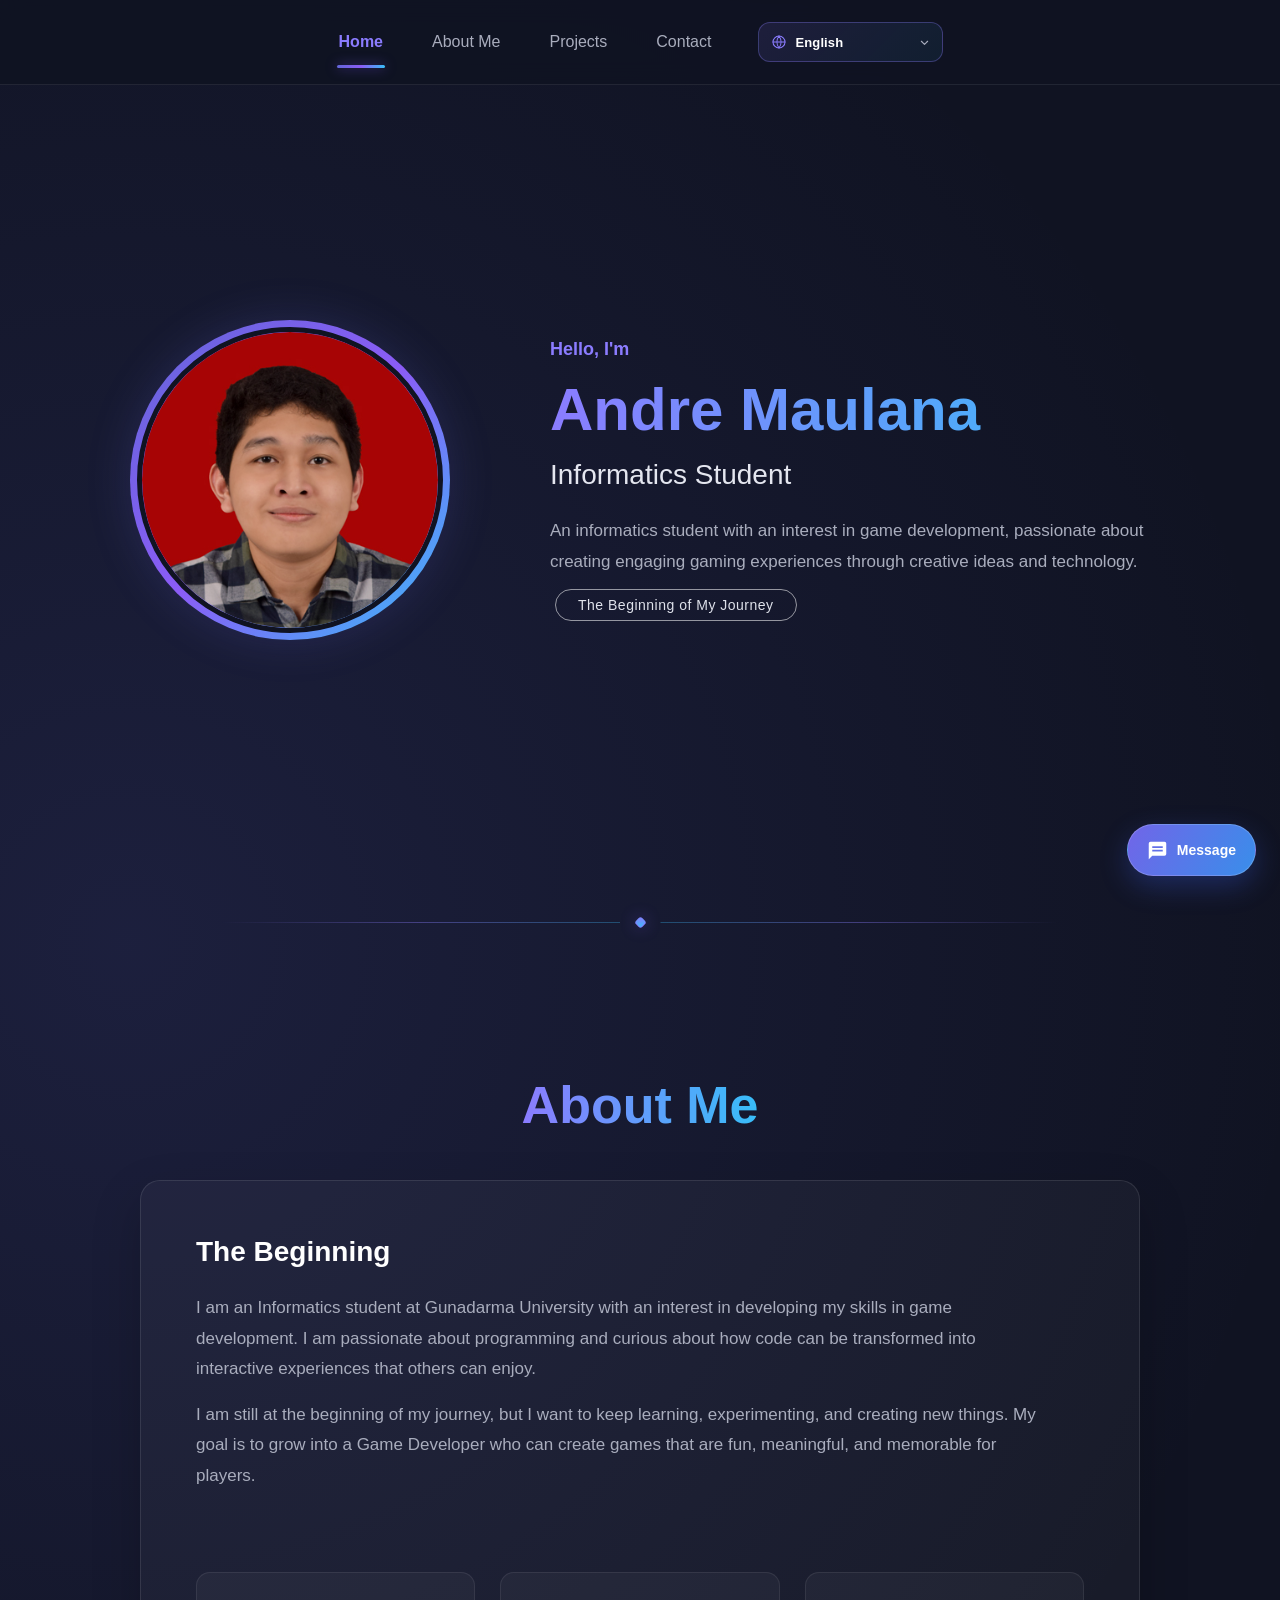
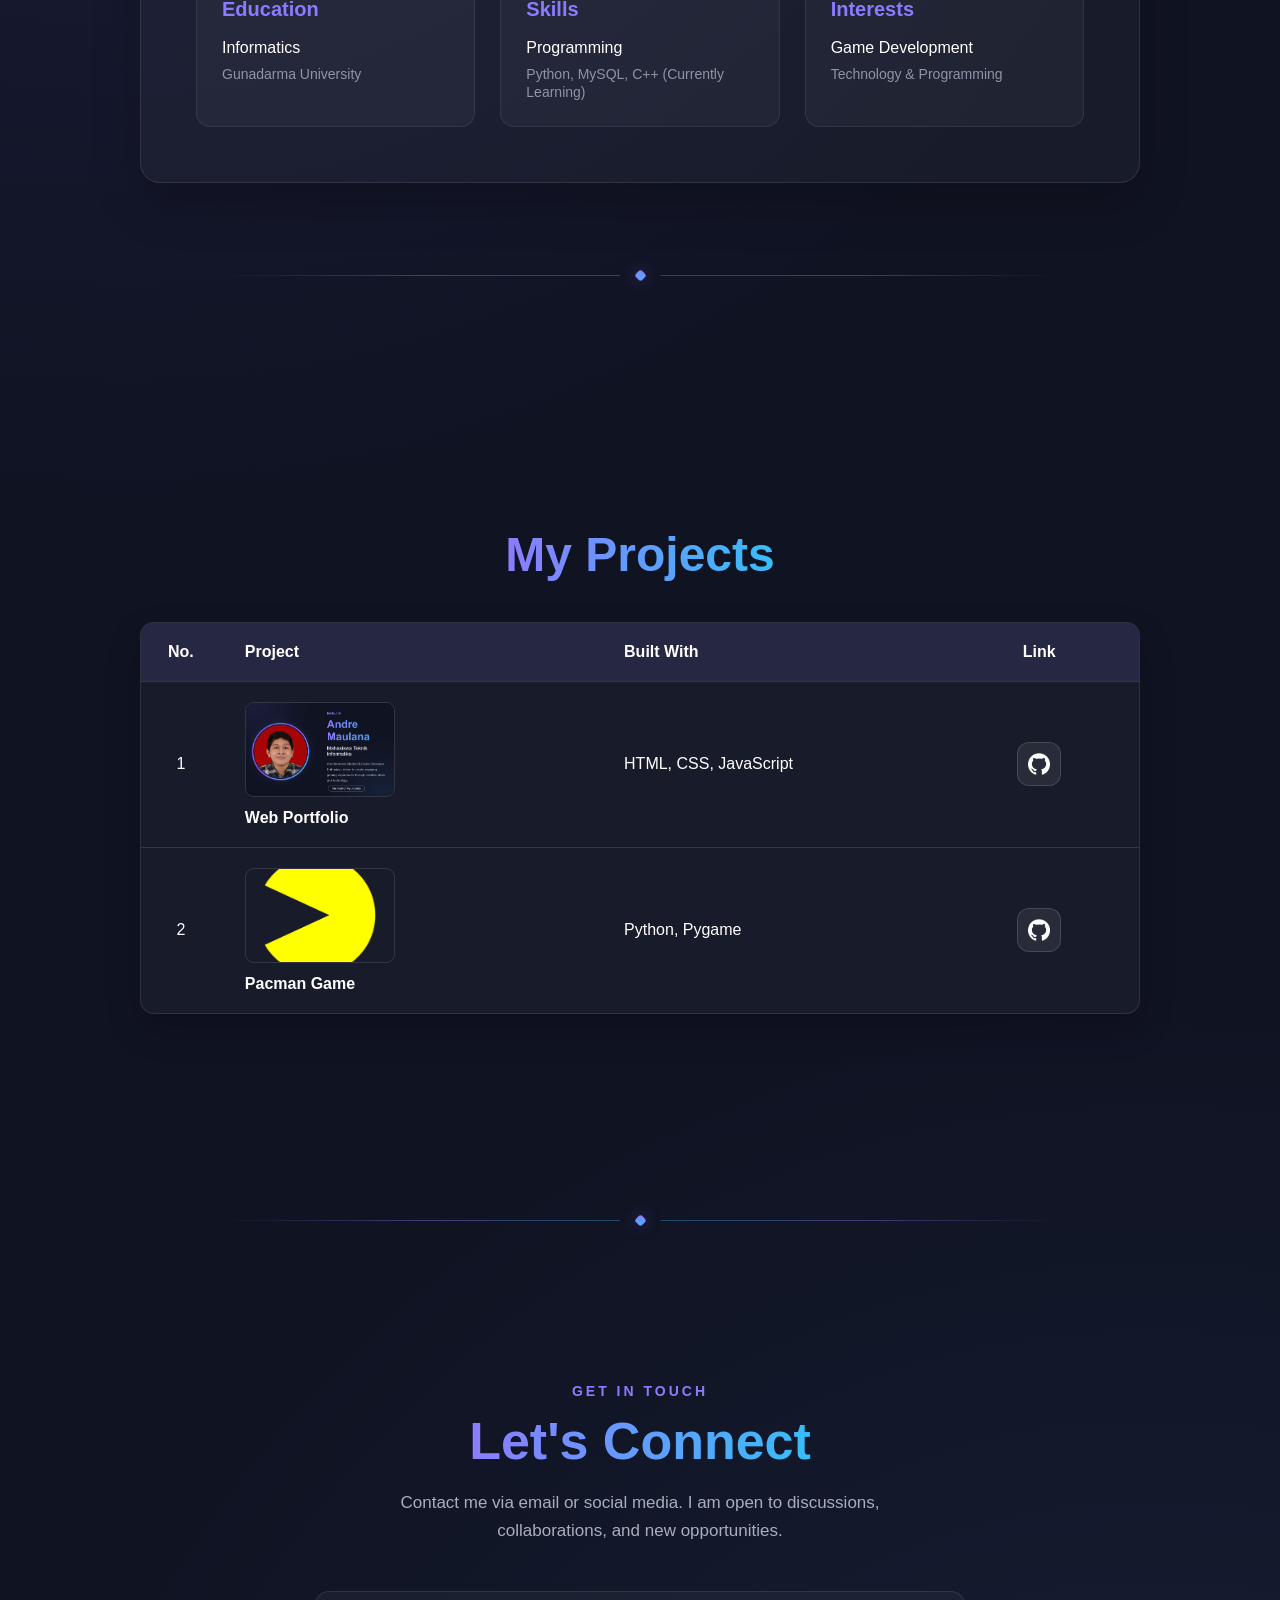
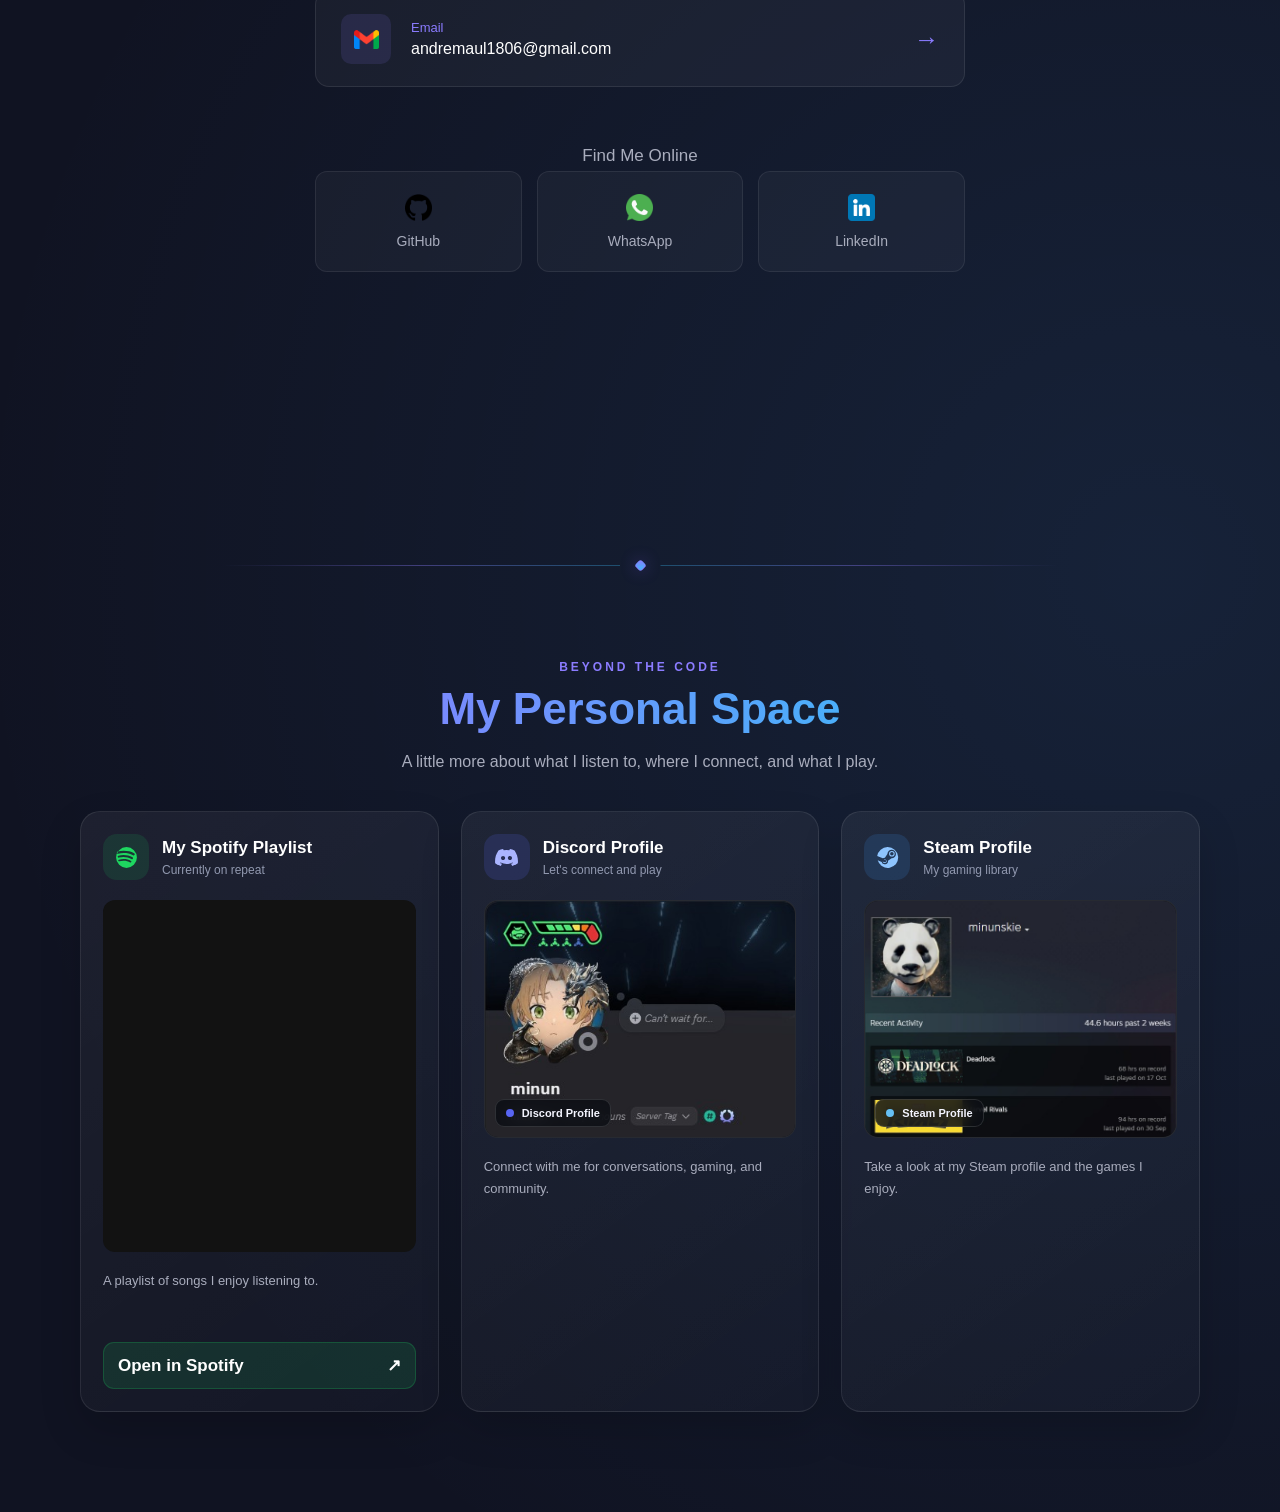
<file: index.html>
<!DOCTYPE html>
<html lang="en">

<head>
    <meta charset="UTF-8">
    <meta name="viewport" content="width=device-width, initial-scale=1.0">

    <title>Andre Maulana - Portfolio</title>

    <link rel="stylesheet" href="css/style.css">
</head>

<body>
    <!-- Navigation -->
    <header class="navbar">

        <nav>
            <a href="#home" data-i18n="nav_home">Home</a>
            <a href="#about" data-i18n="nav_about">About Me</a>
            <a href="#projects" data-i18n="nav_projects">Projects</a>
            <a href="#contact" data-i18n="nav_contact">Contact</a>
            <select class="language-selector" id="languageSelector" aria-label="Select language" data-i18n-aria-label="language_label">
                <option value="en">English</option>
                <option value="id">Bahasa Indonesia</option>
            </select>
        </nav>
    </header>


    <!-- Home Page -->
        <main class="portfolio-page">

            <section class="hero" id="home">

            <!-- Photo -->
                <div class="profile">
                    <img src="asset/3x4.png" alt="Andre Maulana's Photo">
                </div>


            <!-- Description -->
                <div class="hero-content">

                    <p class="greeting" data-i18n="home_greeting">
                        Hello, I'm
                    </p>

                    <h1>
                        Andre Maulana
                    </h1>

                    <h2 data-i18n="home_role">
                        Informatics Student
                    </h2>

                    <p class="description" data-i18n="home_description">
                        An informatics student with an interest in game development,
                        passionate about creating engaging gaming experiences through creative ideas and technology.
                    </p>

                    <p class="journey" data-i18n="home_journey">
                        The Beginning of My Journey
                    </p>

                </div>

            </section>

            <div class="portfolio-divider" aria-hidden="true"><span></span></div>

            <section class="about-page" id="about">
                <h1 data-i18n="about_title">About Me</h1>
                <div class="about-container">
                    <div class="about-description">
                        <h2 data-i18n="about_heading">The Beginning</h2>
                        <p data-i18n="about_paragraph_one">
                            I am an Informatics student at Gunadarma University with an interest in developing my skills in game development.
                            I am passionate about programming and curious about how code can be transformed into interactive experiences that others can enjoy.
                        </p>
                        <p data-i18n="about_paragraph_two">
                            I am still at the beginning of my journey, but I want to keep learning, experimenting, and creating new things.
                            My goal is to grow into a Game Developer who can create games that are fun, meaningful, and memorable for players.
                        </p>
                    </div>
                    <div class="about-cards">
                        <div class="about-card">
                            <h3 data-i18n="about_education">Education</h3>
                            <p data-i18n="about_education_degree">Informatics</p>
                            <span data-i18n="about_education_school">Gunadarma University</span>
                        </div>
                        <div class="about-card">
                            <h3 data-i18n="about_skills">Skills</h3>
                            <p data-i18n="about_skills_area">Programming</p>
                            <span data-i18n="about_skills_detail">Python, MySQL, C++ (Currently Learning)</span>
                        </div>
                        <div class="about-card">
                            <h3 data-i18n="about_interests">Interests</h3>
                            <p data-i18n="about_interest_game">Game Development</p>
                            <span data-i18n="about_interest_tech">Technology & Programming</span>
                        </div>
                    </div>
                </div>
            </section>

            <div class="portfolio-divider" aria-hidden="true"><span></span></div>

            <section class="page-content" id="projects">
                <h1 data-i18n="projects_title">My Projects</h1>
                <div class="project-table-wrapper">
                    <table class="project-table">
                        <thead>
                            <tr>
                                <th data-i18n="projects_number">No.</th>
                                <th data-i18n="projects_project">Project</th>
                                <th data-i18n="projects_built_with">Built With</th>
                                <th data-i18n="projects_link">Link</th>
                            </tr>
                        </thead>
                        <tbody>
                            <tr>
                                <td>1</td>
                                <td>
                                    <div class="project-title">
                                        <img src="asset/profil.png" alt="Web Portfolio" class="project-thumbnail">
                                        <span>Web Portfolio</span>
                                    </div>
                                </td>
                                <td>HTML, CSS, JavaScript</td>
                                <td>
                                    <a class="github-link" href="https://github.com/lerrysisiput-source/profile" target="_blank"
                                       rel="noopener noreferrer" aria-label="Open GitHub">
                                        <img src="asset/GitHub.png" alt="GitHub" class="github-link-icon">
                                    </a>
                                </td>
                            </tr>
                            <tr>
                                <td>2</td>
                                <td>
                                    <div class="project-title">
                                        <img src="asset/pacman.webp" alt="Pacman Game" class="project-thumbnail">
                                        <span>Pacman Game</span>
                                    </div>
                                </td>
                                <td>Python, Pygame</td>
                                <td>
                                    <a class="github-link"
                                       href="https://github.com/lerrysisiput-source/pacman-py"
                                       target="_blank" rel="noopener noreferrer" aria-label="Open the Pacman Game repository on GitHub">
                                        <img src="asset/GitHub.png" alt="GitHub" class="github-link-icon">
                                    </a>
                                </td>
                            </tr>
                        </tbody>
                    </table>
                </div>
            </section>

            <div class="portfolio-divider" aria-hidden="true"><span></span></div>

            <section class="contact-page" id="contact">
                <p class="contact-label" data-i18n="contact_label">GET IN TOUCH</p>
                <h1 data-i18n="contact_title">Let's Connect</h1>
                <p class="contact-intro" data-i18n="contact_intro">
                    Contact me via email or social media. I am open to discussions, collaborations, and new opportunities.
                </p>
                <a href="mailto:andremaul1806@gmail.com" class="email-card">
                    <div class="contact-icon"><img src="asset/gmail.png" alt="Email"></div>
                    <div class="email-info">
                        <span>Email</span>
                        <p>andremaul1806@gmail.com</p>
                    </div>
                    <div class="arrow" aria-hidden="true">→</div>
                </a>
                <div class="online">
                    <p class="find-online" data-i18n="contact_find_online">Find Me Online</p>
                    <div class="contact-social">
                        <a href="https://github.com/lerrysisiput-source" target="_blank" rel="noopener noreferrer" class="social-card">
                            <img src="asset/GitHub.png" alt="GitHub"><span>GitHub</span>
                        </a>
                        <a href="https://wa.me/6285813204044" target="_blank" rel="noopener noreferrer" class="social-card">
                            <img src="asset/whatsapp.png" alt="WhatsApp"><span>WhatsApp</span>
                        </a>
                        <a href="https://www.linkedin.com/in/andre-maulana-32977b440/?isSelfProfile=true"
                           target="_blank" rel="noopener noreferrer" class="social-card">
                            <img src="asset/linkedin.png" alt="LinkedIn"><span>LinkedIn</span>
                        </a>
                    </div>
                </div>
            </section>

            <div class="portfolio-divider" aria-hidden="true"><span></span></div>

            <section class="personal-space" id="personal-space" aria-labelledby="personalSpaceTitle">
                <div class="personal-space-heading">
                    <p class="personal-space-eyebrow" data-i18n="space_eyebrow">BEYOND THE CODE</p>
                    <h2 id="personalSpaceTitle" data-i18n="space_heading">My Personal Space</h2>
                    <p data-i18n="space_description">A little more about what I listen to, where I connect, and what I play.</p>
                </div>
                <div class="personal-space-grid">
                    <article class="space-card spotify-card">
                        <div class="space-card-heading">
                            <div class="space-icon spotify-icon" aria-hidden="true">
                                <svg viewBox="0 0 24 24"><path d="M12 2a10 10 0 1 0 0 20 10 10 0 0 0 0-20Zm4.59 14.43a.75.75 0 0 1-1.03.25c-2.82-1.72-6.37-2.11-10.55-1.16a.75.75 0 1 1-.33-1.46c4.58-1.04 8.52-.58 11.66 1.34.35.22.46.68.25 1.03Zm1.47-3.27a.94.94 0 0 1-1.29.31c-3.23-1.99-8.16-2.56-11.98-1.4a.94.94 0 1 1-.55-1.8c4.37-1.33 9.79-.69 13.51 1.6.44.27.58.85.31 1.29Zm.13-3.4c-3.87-2.3-10.26-2.51-13.96-1.39a1.13 1.13 0 1 1-.65-2.17c4.24-1.29 11.29-1.04 15.75 1.61a1.13 1.13 0 1 1-1.14 1.95Z"/></svg>
                            </div>
                            <div>
                                <h3 data-i18n="space_spotify_title">My Spotify Playlist</h3>
                                <p data-i18n="space_spotify_subtitle">Currently on repeat</p>
                            </div>
                        </div>
                        <div class="spotify-embed-wrap">
                            <iframe src="https://open.spotify.com/embed/playlist/0wyf0Ljpw8PHSHs7iFfiK2?utm_source=generator"
                                    title="Spotify playlist" data-i18n-title="space_spotify_title" loading="lazy"
                                    allow="autoplay; clipboard-write; encrypted-media; fullscreen; picture-in-picture"
                                    referrerpolicy="strict-origin-when-cross-origin"></iframe>
                        </div>
                        <p class="space-card-description" data-i18n="space_spotify_description">A playlist of songs I enjoy listening to.</p>
                        <a class="space-external-link spotify-link" href="https://open.spotify.com/playlist/0wyf0Ljpw8PHSHs7iFfiK2"
                           target="_blank" rel="noopener noreferrer">
                            <span data-i18n="space_spotify_link">Open in Spotify</span><span aria-hidden="true">↗</span>
                        </a>
                    </article>
                    <article class="space-card">
                        <div class="space-card-heading">
                            <div class="space-icon discord-icon" aria-hidden="true">
                                <svg viewBox="0 0 24 24"><path d="M19.7 5.3a18 18 0 0 0-4.4-1.4l-.6 1.2a16.7 16.7 0 0 0-5.4 0l-.6-1.2a18 18 0 0 0-4.4 1.4C1.5 9.4.7 13.4 1.1 17.4a18 18 0 0 0 5.4 2.7l1.2-2a11 11 0 0 1-1.9-.9l.5-.4a12.8 12.8 0 0 0 11.4 0l.5.4a11 11 0 0 1-1.9.9l1.2 2a18 18 0 0 0 5.4-2.7c.5-4.7-.8-8.6-3.2-12.1ZM8.7 14.5c-1.1 0-2-.9-2-2s.9-2 2-2 2 .9 2 2-.9 2-2 2Zm6.6 0c-1.1 0-2-.9-2-2s.9-2 2-2 2 .9 2 2-.9 2-2 2Z"/></svg>
                            </div>
                            <div>
                                <h3 data-i18n="space_discord_title">Discord Profile</h3>
                                <p data-i18n="space_discord_subtitle">Let's connect and play</p>
                            </div>
                        </div>
                        <div class="space-profile-visual profile-screenshot-wrap">
                            <img class="profile-screenshot" src="assets/discord-profile-preview.jpg" alt="Preview of my Discord profile">
                            <span class="profile-image-caption"><span class="profile-live-dot"></span><span data-i18n="space_discord_caption">Discord Profile</span></span>
                        </div>
                        <p class="space-card-description" data-i18n="space_discord_description">Connect with me for conversations, gaming, and community.</p>
                    </article>
                    <article class="space-card">
                        <div class="space-card-heading">
                            <div class="space-icon steam-icon" aria-hidden="true">
                                <svg viewBox="0 0 24 24"><path d="M12 2a10 10 0 0 0-9.9 8.6l5.4 2.2a3.1 3.1 0 0 1 1.8-.6h.2l2.4-3.5v-.1a4.1 4.1 0 1 1 4.1 4.1h-.1l-3.4 2.4v.2a3.1 3.1 0 0 1-6.1.9l-3.8-1.5A10 10 0 1 0 12 2Zm-3.5 14.3-1.2-.5a2.1 2.1 0 0 0 4 0 2.1 2.1 0 0 0-2.8-2l1.3.5a1.1 1.1 0 1 1-.8 2Zm7.7-5.2a2.7 2.7 0 1 0 0-5.4 2.7 2.7 0 0 0 0 5.4Zm0-1a1.7 1.7 0 1 1 0-3.4 1.7 1.7 0 0 1 0 3.4Z"/></svg>
                            </div>
                            <div>
                                <h3 data-i18n="space_steam_title">Steam Profile</h3>
                                <p data-i18n="space_steam_subtitle">My gaming library</p>
                            </div>
                        </div>
                        <div class="space-profile-visual profile-screenshot-wrap">
                            <img class="profile-screenshot" src="assets/steam-profile-preview.jpg" alt="Preview of my Steam profile">
                            <span class="profile-image-caption"><span class="profile-live-dot steam-dot"></span><span data-i18n="space_steam_caption">Steam Profile</span></span>
                        </div>
                        <p class="space-card-description" data-i18n="space_steam_description">Take a look at my Steam profile and the games I enjoy.</p>
                    </article>
                </div>
            </section>
        </main>

    <script src="js/script.js"></script>

    <!-- Floating Message Widget -->
    <div class="message-widget" id="messageWidget">
        <section class="message-panel" id="messagePanel" aria-labelledby="messagePanelTitle" hidden>
            <div class="message-panel-header">
                <div>
                    <p class="message-eyebrow" data-i18n="widget_eyebrow">LET'S TALK</p>
                    <h2 id="messagePanelTitle" data-i18n="widget_title">Send a Message</h2>
                </div>
                <button class="message-close" id="messageClose" type="button" aria-label="Close form" data-i18n-aria-label="widget_close">&times;</button>
            </div>
            <p class="message-description" data-i18n="widget_description">Have a question or want to discuss something? Send me a message using this form.</p>
            <form id="messageForm">
                <label for="messageName" data-i18n="widget_name">Name</label>
                <input id="messageName" name="name" type="text" placeholder="Your name" data-i18n-placeholder="widget_name_placeholder" required maxlength="100">

                <label for="messageEmail" data-i18n="widget_email">Email</label>
                <input id="messageEmail" name="email" type="email" placeholder="name@email.com" data-i18n-placeholder="widget_email_placeholder" required maxlength="150">

                <label for="messageText" data-i18n="widget_message">Message</label>
                <textarea id="messageText" name="message" rows="4" placeholder="Write your message..." data-i18n-placeholder="widget_message_placeholder" required maxlength="3000"></textarea>

                <button class="message-submit" type="submit"><span data-i18n="widget_send">Send Message</span> <span aria-hidden="true">→</span></button>
                <p class="message-note" data-i18n="widget_note">The send button will open your email application to send the message.</p>
            </form>
        </section>
        <button class="message-toggle" id="messageToggle" type="button"
                aria-expanded="false" aria-controls="messagePanel" aria-label="Open message form" data-i18n-aria-label="widget_open">
            <svg viewBox="0 0 24 24" aria-hidden="true">
                <path d="M20 2H4a2 2 0 0 0-2 2v18l4-4h14a2 2 0 0 0 2-2V4a2 2 0 0 0-2-2Zm-2 11H6v-2h12v2Zm0-4H6V7h12v2Z"/>
            </svg>
            <span data-i18n="widget_toggle">Message</span>
        </button>
    </div>

    <script src="js/message-widget.js"></script>
</body>
</html>
</file>
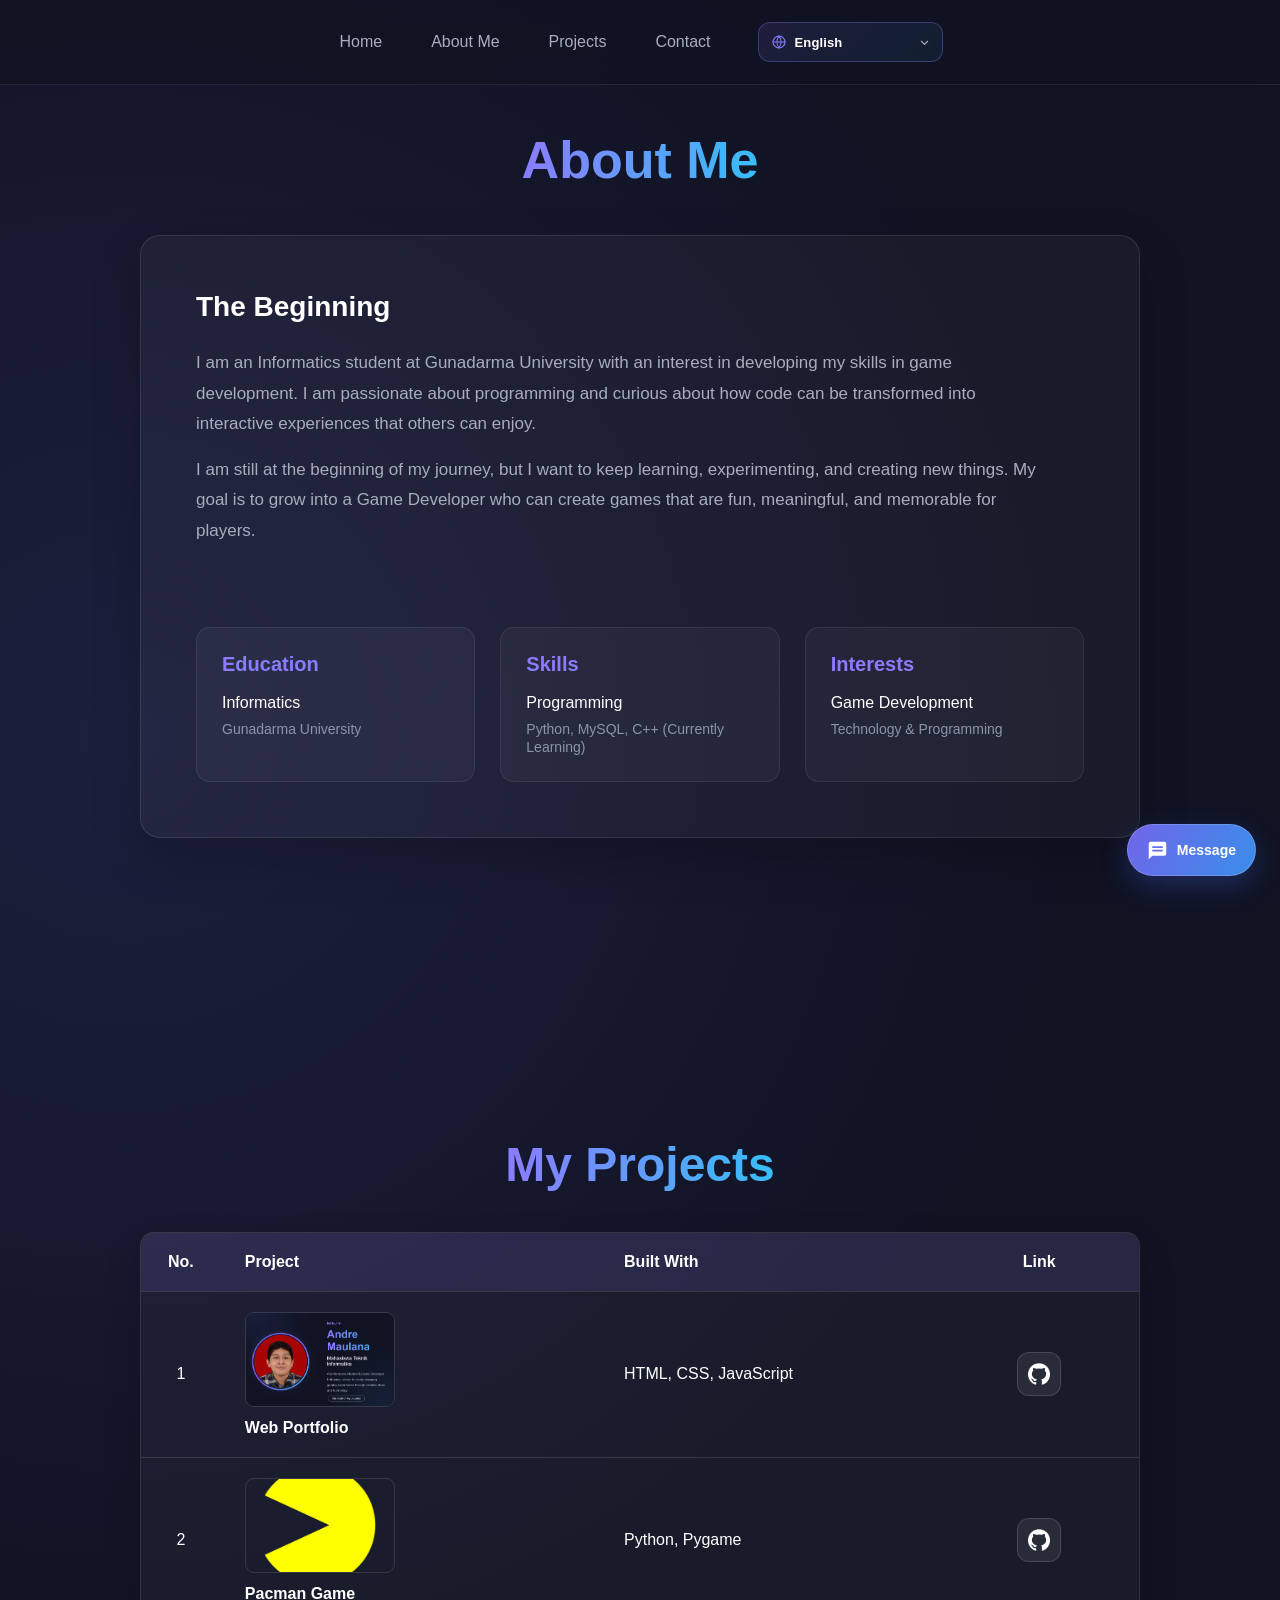
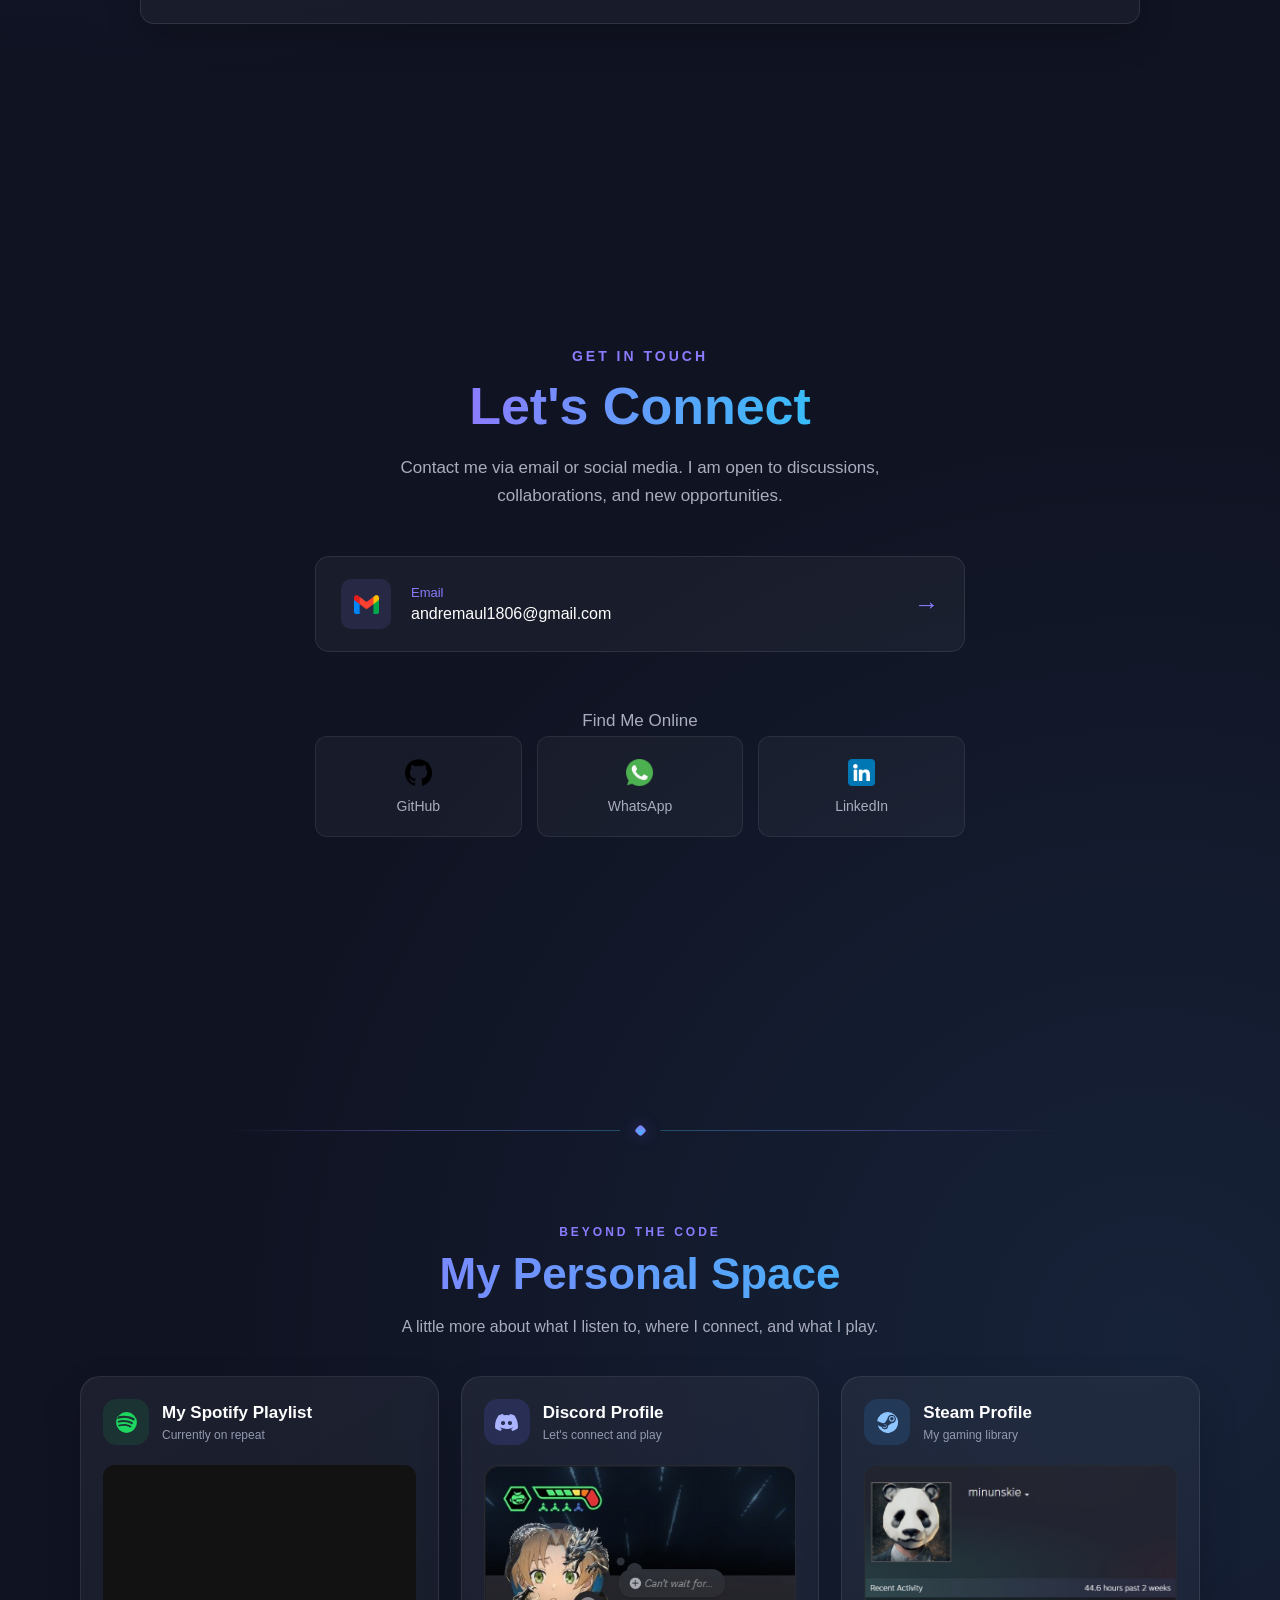
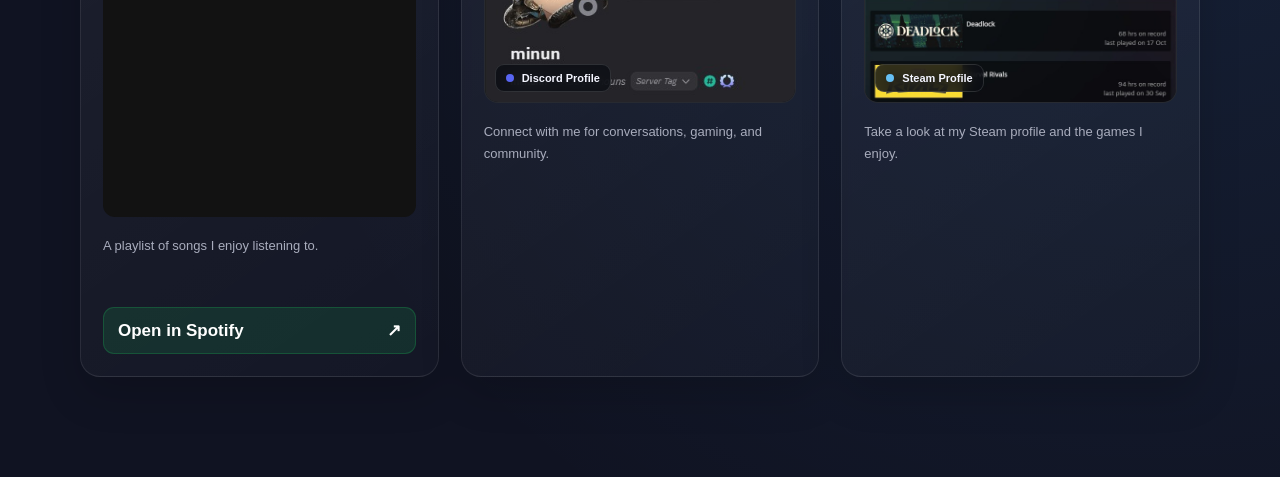
<file: about.html>
<!DOCTYPE html>
<html lang="en">

<head>

    <meta charset="UTF-8">

    <meta name="viewport"
          content="width=device-width, initial-scale=1.0">

    <title>About Me - Andre Maulana</title>

    <link rel="stylesheet" href="css/style.css">

</head>


<body>

    <!-- Navigation -->
    <header class="navbar">
        <nav>
            <a href="index.html#home" data-i18n="nav_home">Home</a>
            <a href="#about" class="active" aria-current="page" data-i18n="nav_about">About Me</a>
            <a href="#projects" data-i18n="nav_projects">Projects</a>
            <a href="#contact" data-i18n="nav_contact">Contact</a>
            <select class="language-selector" id="languageSelector" aria-label="Select language" data-i18n-aria-label="language_label">
                <option value="en">English</option>
                <option value="id">Bahasa Indonesia</option>
            </select>
        </nav>
    </header>


    <main>

        <!-- About Me -->
        <section class="about-page" id="about">

            <h1 data-i18n="about_title">About Me</h1>


            <!-- Main Container -->
            <div class="about-container">


                <!-- Description -->
                <div class="about-description">

                    <h2 data-i18n="about_heading">The Beginning</h2>

                    <p data-i18n="about_paragraph_one">
                        I am an Informatics student at Gunadarma University with an interest in developing my skills in game development.
                        I am passionate about programming and curious about how
                        code can be transformed into interactive experiences that others can enjoy.
                    </p>

                    <p data-i18n="about_paragraph_two">
                        I am still at the beginning of my journey, but I want to keep learning, experimenting, and creating new things.
                        My goal is to grow into a Game Developer who can create games that are fun, meaningful, and memorable for players.
                    </p>

                </div>


                <!-- Information -->
                <div class="about-cards">


                    <!-- Education -->
                    <div class="about-card">

                        <h3 data-i18n="about_education">Education</h3>

                        <p data-i18n="about_education_degree">
                            Informatics
                        </p>

                        <span data-i18n="about_education_school">
                            Gunadarma University
                        </span>

                    </div>


                    <!-- Skills -->
                    <div class="about-card">

                        <h3 data-i18n="about_skills">Skills</h3>

                        <p data-i18n="about_skills_area">
                            Programming
                        </p>

                        <span data-i18n="about_skills_detail">
                            Python, MySQL, C++ (Currently Learning)
                        </span>

                    </div>


                    <!-- Interests -->
                    <div class="about-card">

                        <h3 data-i18n="about_interests">Interests</h3>

                        <p data-i18n="about_interest_game">
                            Game Development
                        </p>

                        <span data-i18n="about_interest_tech">
                            Technology & Programming
                        </span>

                    </div>


                </div>

            </div>

        </section>

        <section class="page-content" id="projects">
            <h1 data-i18n="projects_title">My Projects</h1>

            <div class="project-table-wrapper">
                <table class="project-table">
                    <thead>
                        <tr>
                            <th data-i18n="projects_number">No.</th>
                            <th data-i18n="projects_project">Project</th>
                            <th data-i18n="projects_built_with">Built With</th>
                            <th data-i18n="projects_link">Link</th>
                        </tr>
                    </thead>
                    <tbody>
                        <tr>
                            <td>1</td>
                            <td>
                                <div class="project-title">
                                    <img src="asset/profil.png" alt="Web Portfolio" class="project-thumbnail">
                                    <span>Web Portfolio</span>
                                </div>
                            </td>
                            <td>HTML, CSS, JavaScript</td>
                            <td>
                                <a class="github-link" href="https://github.com/lerrysisiput-source/profile" target="_blank"
                                   rel="noopener noreferrer" aria-label="Open GitHub">
                                    <img src="asset/GitHub.png" alt="GitHub" class="github-link-icon">
                                </a>
                            </td>
                        </tr>
                        <tr>
                            <td>2</td>
                            <td>
                                <div class="project-title">
                                    <img src="asset/pacman.webp" alt="Pacman Game" class="project-thumbnail">
                                    <span>Pacman Game</span>
                                </div>
                            </td>
                            <td>Python, Pygame</td>
                            <td>
                                <a class="github-link"
                                   href="https://github.com/lerrysisiput-source/pacman-py"
                                   target="_blank" rel="noopener noreferrer" aria-label="Open the Pacman Game repository on GitHub">
                                    <img src="asset/GitHub.png" alt="GitHub" class="github-link-icon">
                                </a>
                            </td>
                        </tr>
                    </tbody>
                </table>
            </div>
        </section>

        <section class="contact-page" id="contact">
            <p class="contact-label" data-i18n="contact_label">GET IN TOUCH</p>
            <h1 data-i18n="contact_title">Let's Connect</h1>
            <p class="contact-intro" data-i18n="contact_intro">
                Contact me via email or social media. I am open to discussions, collaborations, and new opportunities.
            </p>

            <a href="mailto:andremaul1806@gmail.com" class="email-card">
                <div class="contact-icon">
                    <img src="asset/gmail.png" alt="Email">
                </div>
                <div class="email-info">
                    <span>Email</span>
                    <p>andremaul1806@gmail.com</p>
                </div>
                <div class="arrow" aria-hidden="true">→</div>
            </a>

            <div class="online">
                <p class="find-online" data-i18n="contact_find_online">Find Me Online</p>
                <div class="contact-social">
                    <a href="https://github.com/lerrysisiput-source" target="_blank" rel="noopener noreferrer" class="social-card">
                        <img src="asset/GitHub.png" alt="GitHub">
                        <span>GitHub</span>
                    </a>
                    <a href="https://wa.me/6285813204044" target="_blank" rel="noopener noreferrer" class="social-card">
                        <img src="asset/whatsapp.png" alt="WhatsApp">
                        <span>WhatsApp</span>
                    </a>
                    <a href="https://www.linkedin.com/in/andre-maulana-32977b440/?isSelfProfile=true"
                       target="_blank" rel="noopener noreferrer" class="social-card">
                        <img src="asset/linkedin.png" alt="LinkedIn">
                        <span>LinkedIn</span>
                    </a>
                </div>
            </div>
        </section>

        <div class="portfolio-divider" aria-hidden="true"><span></span></div>

        <section class="personal-space" id="personal-space" aria-labelledby="personalSpaceTitle">
            <div class="personal-space-heading">
                <p class="personal-space-eyebrow" data-i18n="space_eyebrow">BEYOND THE CODE</p>
                <h2 id="personalSpaceTitle" data-i18n="space_heading">My Personal Space</h2>
                <p data-i18n="space_description">A little more about what I listen to, where I connect, and what I play.</p>
            </div>

            <div class="personal-space-grid">
                <article class="space-card spotify-card">
                    <div class="space-card-heading">
                        <div class="space-icon spotify-icon" aria-hidden="true">
                            <svg viewBox="0 0 24 24"><path d="M12 2a10 10 0 1 0 0 20 10 10 0 0 0 0-20Zm4.59 14.43a.75.75 0 0 1-1.03.25c-2.82-1.72-6.37-2.11-10.55-1.16a.75.75 0 1 1-.33-1.46c4.58-1.04 8.52-.58 11.66 1.34.35.22.46.68.25 1.03Zm1.47-3.27a.94.94 0 0 1-1.29.31c-3.23-1.99-8.16-2.56-11.98-1.4a.94.94 0 1 1-.55-1.8c4.37-1.33 9.79-.69 13.51 1.6.44.27.58.85.31 1.29Zm.13-3.4c-3.87-2.3-10.26-2.51-13.96-1.39a1.13 1.13 0 1 1-.65-2.17c4.24-1.29 11.29-1.04 15.75 1.61a1.13 1.13 0 1 1-1.14 1.95Z"/></svg>
                        </div>
                        <div>
                            <h3 data-i18n="space_spotify_title">My Spotify Playlist</h3>
                            <p data-i18n="space_spotify_subtitle">Currently on repeat</p>
                        </div>
                    </div>
                    <div class="spotify-embed-wrap">
                        <iframe
                            src="https://open.spotify.com/embed/playlist/0wyf0Ljpw8PHSHs7iFfiK2?utm_source=generator"
                            title="Spotify playlist"
                            data-i18n-title="space_spotify_title"
                            loading="lazy"
                            allow="autoplay; clipboard-write; encrypted-media; fullscreen; picture-in-picture"
                            referrerpolicy="strict-origin-when-cross-origin">
                        </iframe>
                    </div>
                    <p class="space-card-description" data-i18n="space_spotify_description">A playlist of songs I enjoy listening to.</p>
                    <a class="space-external-link spotify-link" href="https://open.spotify.com/playlist/0wyf0Ljpw8PHSHs7iFfiK2"
                       target="_blank" rel="noopener noreferrer">
                        <span data-i18n="space_spotify_link">Open in Spotify</span><span aria-hidden="true">↗</span>
                    </a>
                </article>

                <article class="space-card">
                    <div class="space-card-heading">
                        <div class="space-icon discord-icon" aria-hidden="true">
                            <svg viewBox="0 0 24 24"><path d="M19.7 5.3a18 18 0 0 0-4.4-1.4l-.6 1.2a16.7 16.7 0 0 0-5.4 0l-.6-1.2a18 18 0 0 0-4.4 1.4C1.5 9.4.7 13.4 1.1 17.4a18 18 0 0 0 5.4 2.7l1.2-2a11 11 0 0 1-1.9-.9l.5-.4a12.8 12.8 0 0 0 11.4 0l.5.4a11 11 0 0 1-1.9.9l1.2 2a18 18 0 0 0 5.4-2.7c.5-4.7-.8-8.6-3.2-12.1ZM8.7 14.5c-1.1 0-2-.9-2-2s.9-2 2-2 2 .9 2 2-.9 2-2 2Zm6.6 0c-1.1 0-2-.9-2-2s.9-2 2-2 2 .9 2 2-.9 2-2 2Z"/></svg>
                        </div>
                        <div>
                            <h3 data-i18n="space_discord_title">Discord Profile</h3>
                            <p data-i18n="space_discord_subtitle">Let's connect and play</p>
                        </div>
                    </div>
                    <div class="space-profile-visual profile-screenshot-wrap">
                        <img class="profile-screenshot" src="assets/discord-profile-preview.jpg" alt="Preview of my Discord profile">
                        <span class="profile-image-caption"><span class="profile-live-dot"></span><span data-i18n="space_discord_caption">Discord Profile</span></span>
                    </div>
                    <p class="space-card-description" data-i18n="space_discord_description">Connect with me for conversations, gaming, and community.</p>
                </article>

                <article class="space-card">
                    <div class="space-card-heading">
                        <div class="space-icon steam-icon" aria-hidden="true">
                            <svg viewBox="0 0 24 24"><path d="M12 2a10 10 0 0 0-9.9 8.6l5.4 2.2a3.1 3.1 0 0 1 1.8-.6h.2l2.4-3.5v-.1a4.1 4.1 0 1 1 4.1 4.1h-.1l-3.4 2.4v.2a3.1 3.1 0 0 1-6.1.9l-3.8-1.5A10 10 0 1 0 12 2Zm-3.5 14.3-1.2-.5a2.1 2.1 0 0 0 4 0 2.1 2.1 0 0 0-2.8-2l1.3.5a1.1 1.1 0 1 1-.8 2Zm7.7-5.2a2.7 2.7 0 1 0 0-5.4 2.7 2.7 0 0 0 0 5.4Zm0-1a1.7 1.7 0 1 1 0-3.4 1.7 1.7 0 0 1 0 3.4Z"/></svg>
                        </div>
                        <div>
                            <h3 data-i18n="space_steam_title">Steam Profile</h3>
                            <p data-i18n="space_steam_subtitle">My gaming library</p>
                        </div>
                    </div>
                    <div class="space-profile-visual profile-screenshot-wrap">
                        <img class="profile-screenshot" src="assets/steam-profile-preview.jpg" alt="Preview of my Steam profile">
                        <span class="profile-image-caption"><span class="profile-live-dot steam-dot"></span><span data-i18n="space_steam_caption">Steam Profile</span></span>
                    </div>
                    <p class="space-card-description" data-i18n="space_steam_description">Take a look at my Steam profile and the games I enjoy.</p>
                </article>
            </div>
        </section>
    </main>


    <script src="js/script.js"></script>


    <!-- Floating Message Widget -->
    <div class="message-widget" id="messageWidget">
        <section class="message-panel" id="messagePanel" aria-labelledby="messagePanelTitle" hidden>
            <div class="message-panel-header">
                <div>
                    <p class="message-eyebrow" data-i18n="widget_eyebrow">LET'S TALK</p>
                    <h2 id="messagePanelTitle" data-i18n="widget_title">Send a Message</h2>
                </div>
                <button class="message-close" id="messageClose" type="button" aria-label="Close form" data-i18n-aria-label="widget_close">&times;</button>
            </div>
            <p class="message-description" data-i18n="widget_description">Have a question or want to discuss something? Send me a message using this form.</p>
            <form id="messageForm">
                <label for="messageName" data-i18n="widget_name">Name</label>
                <input id="messageName" name="name" type="text" placeholder="Your name" data-i18n-placeholder="widget_name_placeholder" required maxlength="100">

                <label for="messageEmail" data-i18n="widget_email">Email</label>
                <input id="messageEmail" name="email" type="email" placeholder="name@email.com" data-i18n-placeholder="widget_email_placeholder" required maxlength="150">

                <label for="messageText" data-i18n="widget_message">Message</label>
                <textarea id="messageText" name="message" rows="4" placeholder="Write your message..." data-i18n-placeholder="widget_message_placeholder" required maxlength="3000"></textarea>

                <button class="message-submit" type="submit"><span data-i18n="widget_send">Send Message</span> <span aria-hidden="true">→</span></button>
                <p class="message-note" data-i18n="widget_note">The send button will open your email application to send the message.</p>
            </form>
        </section>
        <button class="message-toggle" id="messageToggle" type="button"
                aria-expanded="false" aria-controls="messagePanel" aria-label="Open message form" data-i18n-aria-label="widget_open">
            <svg viewBox="0 0 24 24" aria-hidden="true">
                <path d="M20 2H4a2 2 0 0 0-2 2v18l4-4h14a2 2 0 0 0 2-2V4a2 2 0 0 0-2-2Zm-2 11H6v-2h12v2Zm0-4H6V7h12v2Z"/>
            </svg>
            <span data-i18n="widget_toggle">Message</span>
        </button>
    </div>

    <script src="js/message-widget.js"></script>
</body>

</html>
</file>
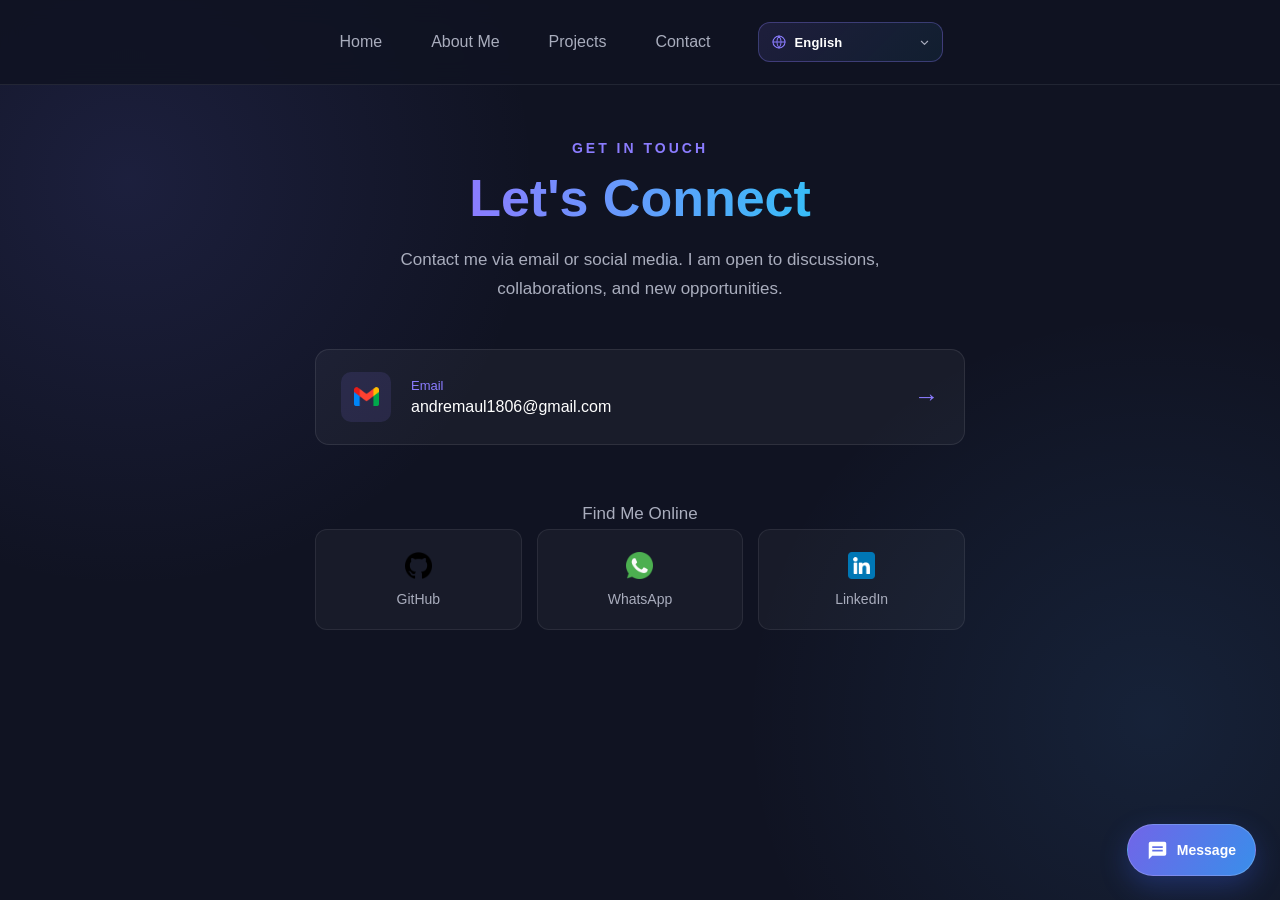
<file: contact.html>
<!DOCTYPE html>
<html lang="en">

<head>
    <meta charset="UTF-8">

    <meta name="viewport"
          content="width=device-width, initial-scale=1.0">

    <title>Contact - Andre Maulana</title>

    <link rel="stylesheet" href="css/style.css">
</head>

<body>

    <!-- Navigation -->
    <header class="navbar">
        <nav>
            <a href="index.html#home" data-i18n="nav_home">Home</a>
            <a href="index.html#about" data-i18n="nav_about">About Me</a>
            <a href="index.html#projects" data-i18n="nav_projects">Projects</a>
            <a href="index.html#contact" data-i18n="nav_contact">Contact</a>
            <select class="language-selector" id="languageSelector" aria-label="Select language" data-i18n-aria-label="language_label">
                <option value="en">English</option>
                <option value="id">Bahasa Indonesia</option>
            </select>
        </nav>
    </header>


    <main>

        <section class="contact-page">

            <p class="contact-label" data-i18n="contact_label">
                GET IN TOUCH
            </p>

            <h1 data-i18n="contact_title">
                Let's Connect
            </h1>

            <p class="contact-intro" data-i18n="contact_intro">
                Contact me via email or social media. I am open to discussions, collaborations, and new opportunities.
            </p>


            <!-- Primary Email -->
            <a href="mailto:andremaul1806@gmail.com"
               class="email-card">

                <div class="contact-icon">
                    <img src="asset/gmail.png" alt="Email">
                </div>

                <div class="email-info">
                    <span>
                        Email
                    </span>
                    <p>
                        andremaul1806@gmail.com
                    </p>

                </div>

                <div class="arrow">
                    →
                </div>

            </a>


            <!-- Social Media -->
            <div class="online">

                <p class="find-online" data-i18n="contact_find_online">
                    Find Me Online
                </p>


                <div class="contact-social">


                    <!-- GitHub -->
                    <a href="https://github.com/lerrysisiput-source" target="_blank" rel="noopener noreferrer" class="social-card">

                        <img src="asset/GitHub.png" alt="GitHub">

                        <span>
                            GitHub
                        </span>

                    </a>


                    <!-- WhatsApp -->
                    <a href="https://wa.me/6285813204044" target="_blank" rel="noopener noreferrer" class="social-card">

                        <img src="asset/whatsapp.png" alt="WhatsApp">

                        <span>
                            WhatsApp
                        </span>

                    </a>


                    <!-- LinkedIn -->
                    <a href="https://www.linkedin.com/in/andre-maulana-32977b440/?isSelfProfile=true" target="_blank" rel="noopener noreferrer" class="social-card">

                        <img src="asset/linkedin.png" alt="LinkedIn">

                        <span>
                            LinkedIn
                        </span>

                    </a>

                </div>

            </div>

        </section>

    </main>


    <script src="js/script.js"></script>


    <!-- Floating Message Widget -->
    <div class="message-widget" id="messageWidget">
        <section class="message-panel" id="messagePanel" aria-labelledby="messagePanelTitle" hidden>
            <div class="message-panel-header">
                <div>
                    <p class="message-eyebrow" data-i18n="widget_eyebrow">LET'S TALK</p>
                    <h2 id="messagePanelTitle" data-i18n="widget_title">Send a Message</h2>
                </div>
                <button class="message-close" id="messageClose" type="button" aria-label="Close form" data-i18n-aria-label="widget_close">&times;</button>
            </div>
            <p class="message-description" data-i18n="widget_description">Have a question or want to discuss something? Send me a message using this form.</p>
            <form id="messageForm">
                <label for="messageName" data-i18n="widget_name">Name</label>
                <input id="messageName" name="name" type="text" placeholder="Your name" data-i18n-placeholder="widget_name_placeholder" required maxlength="100">

                <label for="messageEmail" data-i18n="widget_email">Email</label>
                <input id="messageEmail" name="email" type="email" placeholder="name@email.com" data-i18n-placeholder="widget_email_placeholder" required maxlength="150">

                <label for="messageText" data-i18n="widget_message">Message</label>
                <textarea id="messageText" name="message" rows="4" placeholder="Write your message..." data-i18n-placeholder="widget_message_placeholder" required maxlength="3000"></textarea>

                <button class="message-submit" type="submit"><span data-i18n="widget_send">Send Message</span> <span aria-hidden="true">→</span></button>
                <p class="message-note" data-i18n="widget_note">The send button will open your email application to send the message.</p>
            </form>
        </section>
        <button class="message-toggle" id="messageToggle" type="button"
                aria-expanded="false" aria-controls="messagePanel" aria-label="Open message form" data-i18n-aria-label="widget_open">
            <svg viewBox="0 0 24 24" aria-hidden="true">
                <path d="M20 2H4a2 2 0 0 0-2 2v18l4-4h14a2 2 0 0 0 2-2V4a2 2 0 0 0-2-2Zm-2 11H6v-2h12v2Zm0-4H6V7h12v2Z"/>
            </svg>
            <span data-i18n="widget_toggle">Message</span>
        </button>
    </div>

    <script src="js/message-widget.js"></script>
</body>

</html>
</file>
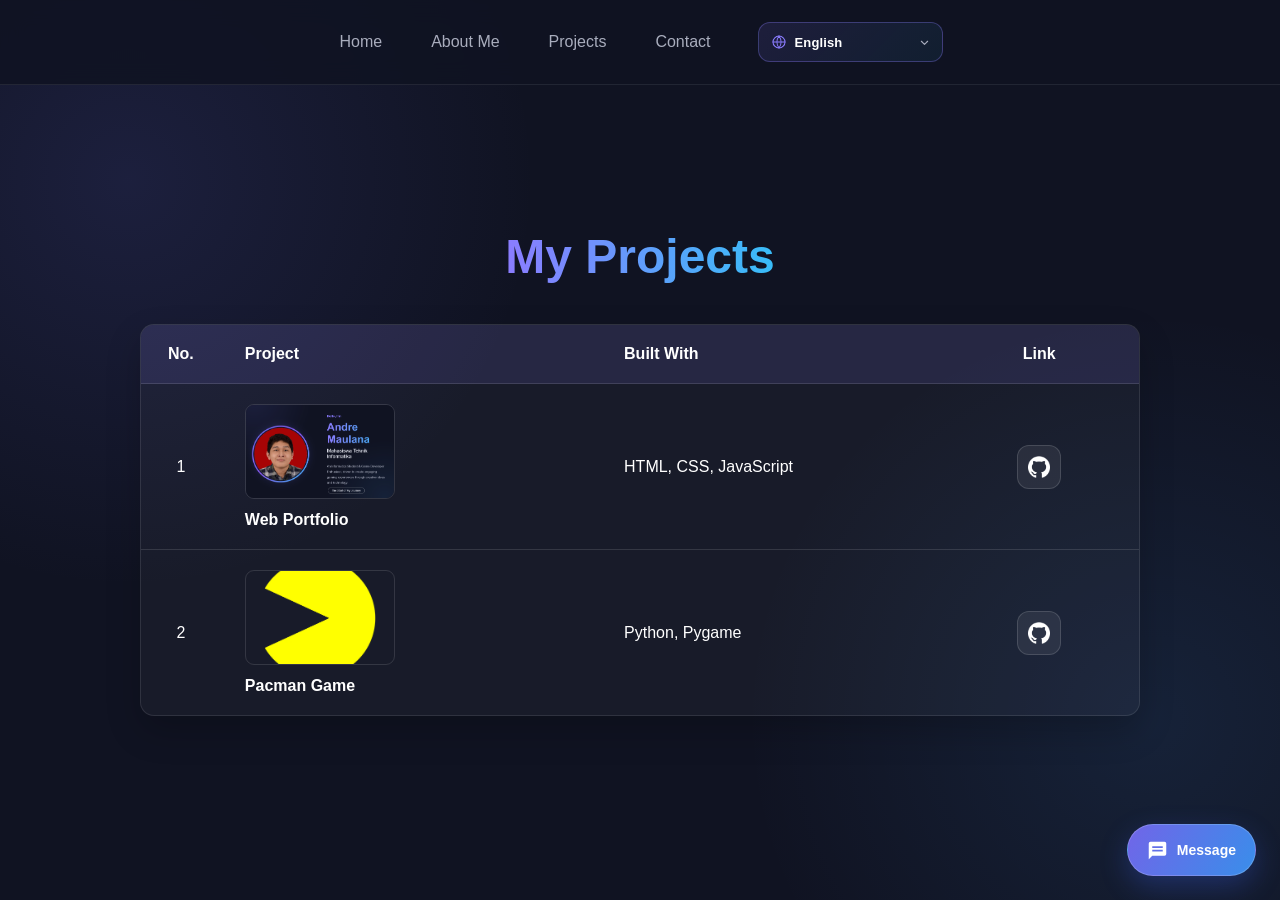
<file: project.html>
<!DOCTYPE html>
<html lang="en">

<head>
    <meta charset="UTF-8">
    <meta name="viewport" content="width=device-width, initial-scale=1.0">

    <title>Projects - Andre Maulana</title>

    <link rel="stylesheet" href="css/style.css">
</head>

<body>

    <header class="navbar">
        <nav>
            <a href="index.html#home" data-i18n="nav_home">Home</a>
            <a href="index.html#about" data-i18n="nav_about">About Me</a>
            <a href="index.html#projects" data-i18n="nav_projects">Projects</a>
            <a href="index.html#contact" data-i18n="nav_contact">Contact</a>
            <select class="language-selector" id="languageSelector" aria-label="Select language" data-i18n-aria-label="language_label">
                <option value="en">English</option>
                <option value="id">Bahasa Indonesia</option>
            </select>
        </nav>
    </header>

    <main>
        <section class="page-content">

            <h1 data-i18n="projects_title">My Projects</h1>

            <div class="project-table-wrapper">
                <table class="project-table">
                    <thead>
                        <tr>
                            <th data-i18n="projects_number">No.</th>
                            <th data-i18n="projects_project">Project</th>
                            <th data-i18n="projects_built_with">Built With</th>
                            <th data-i18n="projects_link">Link</th>
                        </tr>
                    </thead>
                    <tbody>
                        <tr>
                            <td>1</td>
                            <td>
                                <div class="project-title">
                                    <img src="asset/profil.png" alt="Web Portfolio" class="project-thumbnail">
                                    <span>Web Portfolio</span>
                                </div>
                            </td>
                            <td>HTML, CSS, JavaScript</td>
                            <td>
                                <a class="github-link" href="https://github.com/lerrysisiput-source/profile" target="_blank"
                                   rel="noopener noreferrer" aria-label="Open GitHub">
                                    <img src="asset/GitHub.png" alt="GitHub" class="github-link-icon">
                                </a>
                            </td>
                        </tr>
                        <tr>
                            <td>2</td>
                            <td>
                                <div class="project-title">
                                    <img src="asset/pacman.webp" alt="Pacman Game" class="project-thumbnail">
                                    <span>Pacman Game</span>
                                </div>
                            </td>
                            <td>Python, Pygame</td>
                            <td>
                                <a class="github-link"
                                   href="https://github.com/lerrysisiput-source/pacman-py"
                                   target="_blank" rel="noopener noreferrer" aria-label="Open the Pacman Game repository on GitHub">
                                    <img src="asset/GitHub.png" alt="GitHub" class="github-link-icon">
                                </a>
                            </td>
                        </tr>
                    </tbody>
                </table>
            </div>
        </section>
    </main>

    <script src="js/script.js"></script>


    <!-- Floating Message Widget -->
    <div class="message-widget" id="messageWidget">
        <section class="message-panel" id="messagePanel" aria-labelledby="messagePanelTitle" hidden>
            <div class="message-panel-header">
                <div>
                    <p class="message-eyebrow" data-i18n="widget_eyebrow">LET'S TALK</p>
                    <h2 id="messagePanelTitle" data-i18n="widget_title">Send a Message</h2>
                </div>
                <button class="message-close" id="messageClose" type="button" aria-label="Close form" data-i18n-aria-label="widget_close">&times;</button>
            </div>
            <p class="message-description" data-i18n="widget_description">Have a question or want to discuss something? Send me a message using this form.</p>
            <form id="messageForm">
                <label for="messageName" data-i18n="widget_name">Name</label>
                <input id="messageName" name="name" type="text" placeholder="Your name" data-i18n-placeholder="widget_name_placeholder" required maxlength="100">

                <label for="messageEmail" data-i18n="widget_email">Email</label>
                <input id="messageEmail" name="email" type="email" placeholder="name@email.com" data-i18n-placeholder="widget_email_placeholder" required maxlength="150">

                <label for="messageText" data-i18n="widget_message">Message</label>
                <textarea id="messageText" name="message" rows="4" placeholder="Write your message..." data-i18n-placeholder="widget_message_placeholder" required maxlength="3000"></textarea>

                <button class="message-submit" type="submit"><span data-i18n="widget_send">Send Message</span> <span aria-hidden="true">→</span></button>
                <p class="message-note" data-i18n="widget_note">The send button will open your email application to send the message.</p>
            </form>
        </section>
        <button class="message-toggle" id="messageToggle" type="button"
                aria-expanded="false" aria-controls="messagePanel" aria-label="Open message form" data-i18n-aria-label="widget_open">
            <svg viewBox="0 0 24 24" aria-hidden="true">
                <path d="M20 2H4a2 2 0 0 0-2 2v18l4-4h14a2 2 0 0 0 2-2V4a2 2 0 0 0-2-2Zm-2 11H6v-2h12v2Zm0-4H6V7h12v2Z"/>
            </svg>
            <span data-i18n="widget_toggle">Message</span>
        </button>
    </div>

    <script src="js/message-widget.js"></script>
</body>

</html>
</file>
<file: css/style.css>
/* =========================
   RESET
========================= */

*{
    margin: 0;
    padding: 0;
    box-sizing: border-box;
}

html {
    scroll-behavior: smooth;
}

body {
    font-family: Arial, sans-serif;
    background:
        radial-gradient(circle at 10% 20%, rgba(98, 102, 217, 0.15), transparent 30%),
        radial-gradient(circle at 90% 80%, rgba(77, 166, 255, 0.10), transparent 30%),
        #101322;
    color: #ffffff;
    min-height: 100vh;
}

/* =========================
   PAGE TRANSITION
========================= */

body::before {
    content: "";
    position: fixed;
    inset: 0;
    z-index: 9999;
    pointer-events: none;

    background: #101322;
    opacity: 0;

    transition: opacity 0.28s ease;
}

body.page-leaving::before {
    opacity: 1;
}


/* Animasi masuk halaman setelah navigasi selesai */
main {
    animation: pageEnter 0.32s ease-out both;
}

@keyframes pageEnter {
    from {
        opacity: 0;
        transform: translateY(8px);
    }

    to {
        opacity: 1;
        transform: translateY(0);
    }
}

/* Pengguna yang mematikan animasi tidak mendapat efek transisi */
@media (prefers-reduced-motion: reduce) {
    body::before,
    main {
        transition: none;
        animation: none;
    }
}


/* =========================
   NAVIGATION
========================= */

.navbar {
    position: fixed;
    top: 0;
    left: 0;
    width: 100%;
    padding: 22px 0;
    background: rgba(16, 19, 34, 0.86);
    backdrop-filter: blur(12px);
    z-index: 1000;
    border-bottom: 1px solid rgba(255, 255, 255, 0.08);
}

.navbar nav {
    display: flex;
    justify-content: center;
    align-items: center;
    gap: 45px;
}

.navbar nav a {
    position: relative;
    text-decoration: none;
    color: #a9adbd;
    font-size: 16px;
    font-weight: 500;
    padding: 8px 2px;
    transition: color 0.3s ease, transform 0.3s ease;
}

.navbar nav a:hover {
    color: #ffffff;
    transform: translateY(-2px);
}

.navbar nav a.active {
    color: #8b7cff;
    font-weight: 600;
}

.navbar nav a.active::after {
    content: "";
    position: absolute;
    left: 0;
    bottom: -9px;
    width: 100%;
    height: 3px;
    border-radius: 10px;
    background: linear-gradient(90deg, #6266d9, #8b5cf6, #38bdf8);
    box-shadow: 0 0 12px rgba(124, 92, 255, 0.55);
}

.language-selector {
    min-height: 40px;
    max-width: 190px;
    padding: 8px 34px 8px 36px;
    border: 1px solid rgba(139, 124, 255, 0.32);
    border-radius: 12px;
    appearance: none;
    -webkit-appearance: none;
    background:
        url("data:image/svg+xml,%3Csvg xmlns='http://www.w3.org/2000/svg' viewBox='0 0 24 24' fill='none' stroke='%23a9adbd' stroke-width='1.8' stroke-linecap='round' stroke-linejoin='round'%3E%3Cpath d='m7 10 5 5 5-5'/%3E%3C/svg%3E") no-repeat right 10px center / 15px,
        url("data:image/svg+xml,%3Csvg xmlns='http://www.w3.org/2000/svg' viewBox='0 0 24 24' fill='none' stroke='%238b7cff' stroke-width='1.6' stroke-linecap='round' stroke-linejoin='round'%3E%3Ccircle cx='12' cy='12' r='9'/%3E%3Cpath d='M3 12h18M12 3a15 15 0 0 1 0 18M12 3a15 15 0 0 0 0 18'/%3E%3C/svg%3E") no-repeat 12px center / 16px,
        linear-gradient(135deg, rgba(139, 124, 255, 0.12), rgba(56, 189, 248, 0.07)),
        rgba(16, 19, 34, 0.8);
    color: #ffffff;
    font: inherit;
    font-size: 13px;
    font-weight: 600;
    letter-spacing: 0.01em;
    cursor: pointer;
    transition: border-color 0.25s ease, box-shadow 0.25s ease, background-color 0.25s ease;
}

.language-selector:hover {
    border-color: rgba(139, 124, 255, 0.72);
    box-shadow: 0 0 18px rgba(124, 92, 255, 0.18);
}

.language-selector:focus-visible {
    outline: 2px solid #38bdf8;
    outline-offset: 3px;
    border-color: rgba(56, 189, 248, 0.8);
    box-shadow: 0 0 20px rgba(56, 189, 248, 0.18);
}

.language-selector option {
    background: #101322;
    color: #ffffff;
}


/* =========================
   HOME
========================= */

.hero {
    min-height: 100vh;
    display: flex;
    justify-content: center;
    align-items: center;
    gap: 100px;
    padding: 120px 80px 60px;
}

.profile {
    width: 320px;
    height: 320px;
    padding: 7px;
    border-radius: 50%;
    background: linear-gradient(135deg, #6266d9, #8b5cf6, #38bdf8);
    flex-shrink: 0;
    box-shadow: 0 0 45px rgba(98, 102, 217, 0.20);
}

.profile img {
    width: 100%;
    height: 100%;
    object-fit: cover;
    border-radius: 50%;
    border: 5px solid #101322;
}

.hero-content {
    max-width: 600px;
}

.greeting {
    color: #8b7cff;
    font-size: 18px;
    font-weight: 600;
    margin-bottom: 15px;
}

.hero h1 {
    font-size: 60px;
    font-weight: 700;
    margin-bottom: 15px;
    background: linear-gradient(90deg, #8b7cff, #38bdf8);
    -webkit-background-clip: text;
    -webkit-text-fill-color: transparent;
}

.hero h2 {
    font-size: 28px;
    font-weight: 400;
    color: #e4e6ef;
    margin-bottom: 25px;
}

.description {
    max-width: 700px;
    font-size: 17px;
    line-height: 1.8;
    color: #a9adbd;
}

.journey {
    display: inline-block;

    margin-top: 12px;
    margin-left: 5px;

    padding: 7px 22px;

    color: #dfe2eb;

    font-size: 14px;

    font-weight: 400;

    letter-spacing: 0.5px;

    border: 1px solid rgba(255, 255, 255, 0.55);

    border-radius: 50px;

    background: transparent;

    transition: 0.3s ease;
}

/* =========================
   SOCIAL MEDIA
========================= */

.social-media {
    display: flex;
    align-items: center;
    gap: 15px;
    margin-top: 35px;
}

.social-media a,
.contact a {
    width: 45px;
    height: 45px;
    display: flex;
    justify-content: center;
    align-items: center;
    border-radius: 10px;
    background: rgba(255, 255, 255, 0.04);
    border: 1px solid rgba(255, 255, 255, 0.08);
    transition: 0.3s ease;
}

.social-media a:hover,
.contact a:hover {
    background: rgba(124, 92, 255, 0.14);
    border-color: rgba(139, 124, 255, 0.4);
    transform: translateY(-4px);
}

.social-media img {
    width: 25px;
    height: 25px;
    object-fit: contain;
}


/* =========================
   GENERAL PAGE
========================= */

.page-content {
    min-height: 100vh;
    display: flex;
    flex-direction: column;
    justify-content: center;
    align-items: center;
    text-align: center;
    padding: 120px 20px 60px;
}

.page-content h1 {
    font-size: 48px;
    margin-bottom: 25px;
    background: linear-gradient(90deg, #8b7cff, #38bdf8);
    -webkit-background-clip: text;
    -webkit-text-fill-color: transparent;
}

.page-content > p {
    max-width: 700px;
    color: #a9adbd;
    font-size: 18px;
    line-height: 1.8;
}

.portfolio-page #home,
.portfolio-page #about,
.portfolio-page #projects,
.portfolio-page #contact,
.portfolio-page #personal-space {
    scroll-margin-top: 84px;
}

.portfolio-divider {
    display: flex;
    align-items: center;
    gap: 16px;
    width: min(840px, calc(100% - 48px));
    margin: 0 auto;
    padding: 18px 0;
}

.portfolio-divider::before,
.portfolio-divider::after {
    content: "";
    flex: 1;
    height: 1px;
    background: linear-gradient(90deg, transparent, rgba(139, 124, 255, 0.38), rgba(56, 189, 248, 0.32));
}

.portfolio-divider::after {
    transform: rotate(180deg);
}

.portfolio-divider span {
    width: 9px;
    height: 9px;
    flex: 0 0 9px;
    border: 1px solid rgba(139, 124, 255, 0.7);
    border-radius: 3px;
    background: linear-gradient(135deg, #8b7cff, #38bdf8);
    box-shadow: 0 0 16px rgba(124, 92, 255, 0.42);
    transform: rotate(45deg);
}

/* =========================
   PROJECT TABLE
========================= */

.project-table-wrapper {
    width: min(100%, 1000px);
    overflow-x: auto;
    margin: 15px auto;
    border: 1px solid rgba(255, 255, 255, 0.10);
    border-radius: 14px;
    background: rgba(255, 255, 255, 0.035);
    box-shadow: 0 15px 35px rgba(0, 0, 0, 0.20);
}

.project-table {
    width: 100%;
    border-collapse: collapse;
    color: #ffffff;
    text-align: left;
}

.project-table th,
.project-table td {
    padding: 20px 24px;
    border-bottom: 1px solid rgba(255, 255, 255, 0.12);
    vertical-align: middle;
}

.project-table th {
    color: #ffffff;
    font-size: 16px;
    font-weight: 600;
    background: rgba(139, 124, 255, 0.12);
}

.project-table tbody tr {
    transition: background 0.25s ease;
}

.project-table tbody tr:hover {
    background: rgba(139, 124, 255, 0.08);
}

.project-table tbody tr:last-child td {
    border-bottom: none;
}

.project-table td:first-child,
.project-table th:first-child {
    width: 70px;
    text-align: center;
}

.project-table a {
    display: inline-block;
    color: #8b7cff;
    text-decoration: none;
    font-weight: 600;
    white-space: nowrap;
    transition: color 0.25s ease;
}

.project-table a:hover {
    color: #38bdf8;
    text-decoration: underline;
}

/* Gambar judul proyek dan ikon GitHub */
.project-title {
    display: flex;
    flex-direction: column;
    align-items: flex-start;
    gap: 12px;
    min-width: 150px;
}

.project-thumbnail {
    display: block;
    width: 150px;
    height: 95px;
    object-fit: cover;
    border-radius: 9px;
    border: 1px solid rgba(255, 255, 255, 0.12);
}

.project-title span {
    font-weight: 600;
}

/* Ikon GitHub pada tabel proyek */
.project-table td:last-child {
    text-align: center;
    vertical-align: middle;
}

.project-table .github-link {
    display: inline-flex;
    align-items: center;
    justify-content: center;
    box-sizing: border-box;
    width: 44px;
    height: 44px;
    padding: 0;
    margin: 0 auto;
    border-radius: 12px;
    background: rgba(255, 255, 255, 0.07);
    border: 1px solid rgba(255, 255, 255, 0.14);
    line-height: 0;
    vertical-align: middle;
    text-decoration: none;
    transition: background 0.25s ease, border-color 0.25s ease,
                transform 0.25s ease, box-shadow 0.25s ease;
}

.project-table .github-link-icon {
    display: block;
    flex: 0 0 22px;
    width: 22px;
    height: 22px;
    max-width: 22px;
    max-height: 22px;
    margin: 0;
    padding: 0;
    object-fit: contain;
    object-position: center;
    /* Logo asset hitam diubah menjadi putih agar kontras di tema gelap. */
    filter: brightness(0) invert(1);
}

.project-table .github-link:hover {
    background: rgba(139, 124, 255, 0.18);
    border-color: rgba(139, 124, 255, 0.65);
    box-shadow: 0 0 14px rgba(139, 124, 255, 0.18);
    transform: translateY(-2px);
}

.project-table .github-link:focus-visible {
    outline: 2px solid #38bdf8;
    outline-offset: 3px;
}

@media (max-width: 768px) {
    .project-thumbnail {
        width: 125px;
        height: 80px;
    }

    .project-title {
        min-width: 125px;
    }
}

/* =========================
   ABOUT PAGE
========================= */

.about-page {

    min-height: 100vh;

    padding: 130px 60px 70px;

    display: flex;

    flex-direction: column;

    align-items: center;

}


/* Judul */

.about-page > h1 {

    font-size: 52px;

    margin-bottom: 45px;

    background: linear-gradient(
        90deg,
        #8b7cff,
        #38bdf8
    );

    -webkit-background-clip: text;

    -webkit-text-fill-color: transparent;

}


/* =========================
   CONTAINER
========================= */

.about-container {

    width: 100%;

    max-width: 1000px;

    min-height: 550px;

    padding: 55px;

    background: rgba(255, 255, 255, 0.035);

    border: 1px solid rgba(255, 255, 255, 0.10);

    border-radius: 20px;

    box-shadow:
        0 20px 50px rgba(0, 0, 0, 0.20);

}


/* =========================
   DESCRIPTION
========================= */

.about-description {

    max-width: 850px;

}


.about-description h2 {

    color: #ffffff;

    font-size: 28px;

    margin-bottom: 25px;

}


.about-description p {

    color: #a9adbd;

    font-size: 17px;

    line-height: 1.8;

    margin-bottom: 15px;

}


/* =========================
   CARDS
========================= */

.about-cards {

    display: grid;

    grid-template-columns:
        repeat(3, 1fr);

    gap: 25px;

    margin-top: 80px;

}


/* Card */

.about-card {

    min-height: 150px;

    padding: 25px;

    border-radius: 14px;

    background:
        rgba(255, 255, 255, 0.04);

    border:
        1px solid rgba(255, 255, 255, 0.08);

    transition:
        transform 0.3s ease,
        border-color 0.3s ease,
        box-shadow 0.3s ease;

}


/* Hover */

.about-card:hover {

    transform: translateY(-7px);

    border-color:
        rgba(139, 124, 255, 0.5);

    box-shadow:
        0 15px 30px
        rgba(0, 0, 0, 0.25);

}


/* Judul card */

.about-card h3 {

    color: #8b7cff;

    font-size: 20px;

    margin-bottom: 18px;

}


/* Isi card */

.about-card p {

    color: #ffffff;

    font-size: 16px;

    margin-bottom: 8px;

}


/* Keterangan */

.about-card span {

    color: #8f94a8;

    font-size: 14px;

}


/* =========================
   CONTACT PAGE
========================= */

.contact-page {

    min-height: 100vh;

    display: flex;

    flex-direction: column;

    align-items: center;

    padding: 140px 25px 70px;

}


/* Label kecil */

.contact-label {

    color: #8b7cff;

    font-size: 14px;

    font-weight: 600;

    letter-spacing: 3px;

    margin-bottom: 12px;

}


/* Judul */

.contact-page h1 {

    font-size: 52px;

    margin-bottom: 18px;

    background: linear-gradient(
        90deg,
        #8b7cff,
        #38bdf8
    );

    -webkit-background-clip: text;

    -webkit-text-fill-color: transparent;

}


/* Deskripsi */

.contact-intro {

    color: #a9adbd;

    font-size: 17px;

    line-height: 1.7;

    text-align: center;

    max-width: 550px;

    margin-bottom: 45px;

}

.find-online {
    color: #a9adbd;
    font-size: 17px;
    line-height: 1.7;
    text-align: center;
}


/* =========================
   EMAIL CARD
========================= */

.email-card {

    width: 100%;

    max-width: 650px;

    padding: 22px 25px;

    display: flex;

    align-items: center;

    gap: 20px;

    text-decoration: none;

    background: rgba(255, 255, 255, 0.04);

    border: 1px solid rgba(255, 255, 255, 0.09);

    border-radius: 14px;

    transition: 0.3s ease;

}


.email-card:hover {

    transform: translateY(-4px);

    border-color: rgba(139, 124, 255, 0.5);

    background: rgba(139, 124, 255, 0.07);

    box-shadow:
        0 12px 30px rgba(0, 0, 0, 0.2);

}


/* Icon Email */

.contact-icon {

    width: 50px;

    height: 50px;

    display: flex;

    justify-content: center;

    align-items: center;

    border-radius: 10px;

    background: rgba(139, 124, 255, 0.12);

}


.contact-icon img {

    width: 25px;

    height: 25px;

    object-fit: contain;

}


/* Informasi email */

.email-info {

    flex: 1;

}


.email-info span {

    display: block;

    color: #8b7cff;

    font-size: 13px;

    margin-bottom: 5px;

}


.email-info p {

    color: #ffffff;

    font-size: 16px;

}


/* Arrow */

.arrow {

    color: #8b7cff;

    font-size: 25px;

    transition: 0.3s ease;

}


.email-card:hover .arrow {

    transform: translateX(5px);

}


/* =========================
   SOCIAL
========================= */

.online {

    width: 100%;

    max-width: 650px;

    margin-top: 55px;

}


.online h2 {

    color: #ffffff;

    font-size: 20px;

    font-weight: 500;

    text-align: center;

    margin-bottom: 22px;

}


.contact-social {

    display: grid;

    grid-template-columns:
        repeat(3, 1fr);

    gap: 15px;

}


/* Social Card */

.social-card {

    padding: 22px 15px;

    display: flex;

    flex-direction: column;

    justify-content: center;

    align-items: center;

    gap: 12px;

    text-decoration: none;

    color: #a9adbd;

    background: rgba(255, 255, 255, 0.035);

    border: 1px solid rgba(255, 255, 255, 0.08);

    border-radius: 12px;

    transition: 0.3s ease;

}


.social-card img {

    width: 27px;

    height: 27px;

    object-fit: contain;

}


.social-card span {

    font-size: 14px;

}


.social-card:hover {

    color: #ffffff;

    transform: translateY(-5px);

    border-color: rgba(139, 124, 255, 0.45);

    background: rgba(139, 124, 255, 0.08);

}


/* =========================
   MOBILE
========================= */

@media (max-width: 768px) {

    .contact-page {

        padding-top: 120px;

    }


    .contact-page h1 {

        font-size: 42px;

    }


    .contact-intro {

        font-size: 15px;

    }


    .contact-social {

        grid-template-columns: 1fr;

    }


    .social-card {

        flex-direction: row;

        justify-content: flex-start;

        padding: 17px 20px;

    }

}


/* =========================
   RESPONSIVE
========================= */

@media (max-width: 768px) {

    /* Navigation */
    .navbar {
        padding: 17px 12px;
    }

    .navbar nav {
        width: 100%;
        justify-content: space-between;
        gap: 8px;
    }

    .navbar nav a {
        font-size: 13px;
        padding: 7px 3px;
    }

    .language-selector {
        width: clamp(72px, 22vw, 104px);
        min-height: 36px;
        padding: 7px 23px 7px 30px;
        background-position: right 6px center, 8px center, center;
        background-size: 13px, 15px, auto;
        font-size: 12px;
        white-space: nowrap;
        text-overflow: ellipsis;
    }

    .navbar nav a.active::after {
        bottom: -5px;
        height: 2px;
    }

    /* ABOUT */
    .about-page {
        width: 100%;
        min-height: 100vh;
        padding: 115px 15px 50px;
    }

    .about-page > h1 {
        font-size: 40px;
        text-align: center;
        margin-bottom: 25px;
    }

    .about-container {
        width: 100%;
        max-width: 520px;
        min-height: auto;
        padding: 25px 20px;
        border-radius: 16px;
    }

    .about-description {
        width: 100%;
        max-width: none;
    }

    .about-description h2 {
        font-size: 24px;
        margin-bottom: 18px;
    }

    .about-description p {
        font-size: 15px;
        line-height: 1.75;
        margin-bottom: 15px;
    }

    /* Cards menjadi satu kolom di HP */
    .about-cards {
        width: 100%;
        display: grid;
        grid-template-columns: 1fr;
        gap: 14px;
        margin-top: 30px;
    }

    .about-card {
        width: 100%;
        min-height: auto;
        padding: 20px;
        border-radius: 13px;
    }

    .about-card h3 {
        font-size: 19px;
        margin-bottom: 12px;
    }

    .about-card p {
        font-size: 15px;
        margin-bottom: 6px;
    }

    .about-card span {
        font-size: 13px;
        line-height: 1.5;
    }

    /* Hover tidak menggeser card pada touchscreen */
    .about-card:hover {
        transform: none;
    }

    /* Other existing pages */
    .contact-page {
        padding-top: 120px;
    }

    .contact-page h1 {
        font-size: 42px;
    }

    .contact-intro {
        font-size: 15px;
    }

    .contact-social {
        grid-template-columns: 1fr;
    }

    .social-card {
        flex-direction: row;
        justify-content: flex-start;
        padding: 17px 20px;
    }

    .page-content {
        min-height: 100vh;
        padding: 115px 15px 50px;
    }

    .page-content h1 {
        font-size: 38px;
        margin-bottom: 22px;
    }

    .project-table-wrapper {
        width: 100%;
        margin: 10px 0;
        border-radius: 12px;
    }

    .project-table th,
    .project-table td {
        padding: 15px 16px;
        font-size: 14px;
        min-width: 105px;
    }

    .project-table th:first-child,
    .project-table td:first-child {
        min-width: 55px;
        width: 55px;
    }

    .hero {
        flex-direction: column;
        gap: 40px;
        padding: 130px 25px 60px;
        text-align: center;
    }

    .profile {
        width: 230px;
        height: 230px;
    }

    .hero h1 {
        font-size: 45px;
    }

    .hero h2 {
        font-size: 24px;
    }

    .description {
        font-size: 15px;
    }

    .social-media {
        justify-content: center;
    }

    .about {
        flex-direction: column;
        gap: 40px;
        padding: 130px 25px 60px;
        text-align: center;
    }

    .about-profile {
        width: 230px;
        height: 230px;
    }

    .about-content h1 {
        font-size: 42px;
    }

    .about-content h2 {
        font-size: 22px;
    }

    .about-info {
        justify-content: center;
        flex-direction: column;
        align-items: center;
    }
}

/* HP yang sangat kecil */
@media (max-width: 380px) {

    .navbar nav {
        gap: 4px;
    }

    .navbar nav a {
        font-size: 12px;
    }

    .about-page {
        padding-left: 12px;
        padding-right: 12px;
    }

    .about-page > h1 {
        font-size: 34px;
    }

    .about-container {
        padding: 22px 15px;
    }

    .about-description h2 {
        font-size: 22px;
    }

    .about-description p {
        font-size: 14px;
    }

    .about-card {
        padding: 18px;
    }

    .about-card h3 {
        font-size: 18px;
    }

    .page-content {
        padding-left: 12px;
        padding-right: 12px;
    }

    .page-content h1 {
        font-size: 34px;
    }

    .project {
        padding: 20px 15px;
    }

    .project h2 {
        font-size: 20px;
    }
}


/* Samakan posisi ikon GitHub tepat di tengah kolom Link */
.project-table {
    table-layout: fixed;
}

.project-table th:nth-child(1),
.project-table td:nth-child(1) {
    width: 8%;
}

.project-table th:nth-child(2),
.project-table td:nth-child(2) {
    width: 38%;
}

.project-table th:nth-child(3),
.project-table td:nth-child(3) {
    width: 34%;
}

.project-table th:nth-child(4),
.project-table td:nth-child(4) {
    width: 20%;
    text-align: center;
    vertical-align: middle;
}

.project-table td:nth-child(4) > .github-link {
    display: flex;
    align-items: center;
    justify-content: center;
    width: 44px;
    height: 44px;
    margin: 0 auto;
    float: none;
}

@media (max-width: 768px) {
    .project-table {
        table-layout: auto;
        min-width: 650px;
    }
}



/* =========================
   FLOATING MESSAGE FORM
========================= */
.message-widget {
    position: fixed;
    right: 24px;
    bottom: 24px;
    z-index: 2000;
    font-family: inherit;
}

.message-toggle {
    display: flex;
    align-items: center;
    justify-content: center;
    gap: 9px;
    min-height: 52px;
    padding: 0 19px;
    border: 1px solid rgba(255, 255, 255, 0.18);
    border-radius: 999px;
    color: #fff;
    background: linear-gradient(120deg, #7165e8, #398eea);
    box-shadow: 0 10px 28px rgba(56, 91, 220, 0.32);
    font: inherit;
    font-size: 14px;
    font-weight: 700;
    cursor: pointer;
    transition: transform .2s ease, box-shadow .2s ease, filter .2s ease;
}
.message-toggle:hover {
    transform: translateY(-3px);
    box-shadow: 0 14px 32px rgba(56, 91, 220, 0.42);
    filter: brightness(1.06);
}
.message-toggle svg {
    width: 21px;
    height: 21px;
    fill: currentColor;
}
.message-panel {
    position: absolute;
    right: 0;
    bottom: 66px;
    width: min(360px, calc(100vw - 32px));
    padding: 22px;
    border: 1px solid rgba(255, 255, 255, 0.12);
    border-radius: 18px;
    color: #fff;
    background: #171b2d;
    box-shadow: 0 22px 65px rgba(0, 0, 0, .45);
    animation: messagePanelIn .2s ease-out both;
}
.message-panel[hidden] { display: none; }
.message-panel-header {
    display: flex;
    align-items: flex-start;
    justify-content: space-between;
    gap: 12px;
    margin-bottom: 10px;
}
.message-eyebrow {
    margin: 0 0 5px;
    color: #8b7cff;
    font-size: 10px;
    font-weight: 700;
    letter-spacing: 2px;
}
.message-panel h2 {
    margin: 0;
    color: #fff;
    font-size: 23px;
}
.message-close {
    display: grid;
    place-items: center;
    width: 32px;
    height: 32px;
    border: 1px solid rgba(255,255,255,.12);
    border-radius: 9px;
    color: #dce0ee;
    background: rgba(255,255,255,.05);
    font-size: 24px;
    line-height: 1;
    cursor: pointer;
}
.message-description {
    margin: 0 0 17px;
    color: #a9adbd;
    font-size: 13px;
    line-height: 1.6;
}
#messageForm {
    display: flex;
    flex-direction: column;
    gap: 8px;
}
#messageForm label {
    margin-top: 5px;
    color: #dfe2ef;
    font-size: 12px;
    font-weight: 600;
}
#messageForm input,
#messageForm textarea {
    width: 100%;
    min-width: 0;
    padding: 11px 12px;
    border: 1px solid rgba(255,255,255,.12);
    border-radius: 9px;
    outline: none;
    color: #fff;
    background: rgba(255,255,255,.045);
    font: inherit;
    font-size: 13px;
    transition: border-color .2s ease, background .2s ease;
}
#messageForm input:focus,
#messageForm textarea:focus {
    border-color: #8b7cff;
    background: rgba(139,124,255,.06);
}
#messageForm textarea {
    resize: vertical;
    min-height: 90px;
}
#messageForm input::placeholder,
#messageForm textarea::placeholder { color: #777e96; }
.message-submit {
    display: flex;
    align-items: center;
    justify-content: space-between;
    margin-top: 8px;
    padding: 12px 14px;
    border: 0;
    border-radius: 10px;
    color: #fff;
    background: linear-gradient(100deg, #7165e8, #398eea);
    font: inherit;
    font-size: 14px;
    font-weight: 700;
    cursor: pointer;
}
.message-submit:hover { filter: brightness(1.08); }
.message-note {
    margin: 3px 0 0;
    color: #8f96ad;
    font-size: 10px;
    line-height: 1.5;
}
@keyframes messagePanelIn {
    from { opacity: 0; transform: translateY(8px) scale(.98); }
    to { opacity: 1; transform: translateY(0) scale(1); }
}
@media (max-width: 480px) {
    .message-widget { right: 14px; bottom: 14px; }
    .message-toggle { min-height: 48px; padding: 0 15px; }
    .message-panel { bottom: 60px; padding: 18px; }
}
@media (prefers-reduced-motion: reduce) {
    .message-panel { animation: none; }
    .message-toggle { transition: none; }
}


/* =========================
   MY PERSONAL SPACE
========================= */
.personal-space {
    width: min(1120px, calc(100% - 48px));
    margin: 0 auto;
    padding: 72px 0 100px;
    scroll-margin-top: 90px;
}

#about,
#projects,
#contact {
    scroll-margin-top: 84px;
}

.personal-space-heading {
    max-width: 720px;
    margin: 0 auto 36px;
    text-align: center;
}
.personal-space-eyebrow {
    margin-bottom: 10px;
    color: #8b7cff;
    font-size: 12px;
    font-weight: 700;
    letter-spacing: 3px;
}
.personal-space-heading h2 {
    margin: 0 0 14px;
    font-size: clamp(32px, 4vw, 44px);
    line-height: 1.15;
    background: linear-gradient(90deg, #8b7cff, #38bdf8);
    -webkit-background-clip: text;
    background-clip: text;
    -webkit-text-fill-color: transparent;
}
.personal-space-heading > p:last-child {
    color: #a9adbd;
    font-size: 16px;
    line-height: 1.7;
}
.personal-space-grid {
    display: grid;
    grid-template-columns: repeat(3, minmax(0, 1fr));
    align-items: stretch;
    gap: 22px;
}
.space-card {
    min-width: 0;
    display: flex;
    flex-direction: column;
    padding: 22px;
    overflow: hidden;
    border: 1px solid rgba(255,255,255,.09);
    border-radius: 20px;
    background: linear-gradient(145deg, rgba(255,255,255,.055), rgba(255,255,255,.018));
    box-shadow: 0 18px 42px rgba(0,0,0,.16);
    transition: transform .28s ease, border-color .28s ease, box-shadow .28s ease;
}
.space-card:hover {
    transform: translateY(-5px);
    border-color: rgba(139,124,255,.42);
    box-shadow: 0 22px 48px rgba(0,0,0,.24);
}
.space-card-heading {
    display: flex;
    align-items: center;
    gap: 13px;
    margin-bottom: 20px;
}
.space-icon {
    width: 46px;
    height: 46px;
    flex: 0 0 46px;
    display: grid;
    place-items: center;
    border-radius: 14px;
}
.space-icon svg, .discord-orb svg, .steam-orb svg {
    display: block;
    width: 25px;
    height: 25px;
    fill: currentColor;
}
.spotify-icon { color: #1ed760; background: rgba(30,215,96,.12); }
.discord-icon { color: #aab4ff; background: rgba(88,101,242,.17); }
.steam-icon { color: #8ec5ff; background: rgba(56,142,234,.16); }
.space-card-heading h3 { margin: 0 0 5px; color: #fff; font-size: 17px; }
.space-card-heading p { margin: 0; color: #9299b0; font-size: 12px; }
.spotify-embed-wrap {
    width: 100%;
    overflow: hidden;
    border-radius: 12px;
    background: #121212;
}
.spotify-embed-wrap iframe {
    display: block;
    width: 100%;
    min-height: 352px;
    border: 0;
    border-radius: 12px;
}
.space-profile-visual {
    position: relative;
    min-height: 220px;
    display: flex;
    flex-direction: column;
    align-items: center;
    justify-content: center;
    gap: 12px;
    padding: 24px 15px;
    overflow: hidden;
    border: 1px solid rgba(255,255,255,.07);
    border-radius: 14px;
    text-align: center;
}
.space-profile-visual::before {
    content: "";
    position: absolute;
    width: 190px;
    height: 190px;
    top: -105px;
    right: -75px;
    border-radius: 50%;
    background: currentColor;
    opacity: .08;
    filter: blur(2px);
}
.discord-visual { color: #8b96ff; background: linear-gradient(145deg, rgba(88,101,242,.17), rgba(26,30,53,.5)); }
.steam-visual { color: #83c5ff; background: linear-gradient(145deg, rgba(23,105,170,.2), rgba(26,30,53,.5)); }
.discord-orb, .steam-orb {
    position: relative;
    width: 76px;
    height: 76px;
    display: grid;
    place-items: center;
    border-radius: 50%;
    color: #fff;
    box-shadow: 0 8px 24px rgba(0,0,0,.2);
}
.discord-orb { background: #5865f2; }
.steam-orb { background: #17416a; }
.discord-orb svg, .steam-orb svg { width: 38px; height: 38px; }
.space-status-dot {
    position: absolute;
    top: calc(50% - 25px);
    left: calc(50% + 22px);
    width: 13px;
    height: 13px;
    border: 3px solid #20243a;
    border-radius: 50%;
    background: #8bd450;
}
.space-profile-visual > p { position: relative; margin: 0; color: #f4f5ff; font-size: 14px; font-weight: 600; }
.space-profile-visual > small { position: relative; color: #a9adbd; font-size: 11px; overflow-wrap: anywhere; }
.space-card-description {
    min-height: 54px;
    margin: 18px 0;
    color: #a9adbd;
    font-size: 13px;
    line-height: 1.7;
}
.space-external-link {
    display: flex;
    align-items: center;
    justify-content: space-between;
    gap: 10px;
    margin-top: auto;
    padding: 12px 14px;
    border: 1px solid rgba(255,255,255,.12);
    border-radius: 11px;
    color: #fff;
    text-decoration: none;
    font-size: 13px;
    font-weight: 700;
    transition: transform .2s ease, filter .2s ease, border-color .2s ease;
}
.space-external-link:hover { transform: translateY(-2px); filter: brightness(1.12); }
.spotify-link { background: rgba(30,215,96,.12); border-color: rgba(30,215,96,.22); }
.discord-link { background: rgba(88,101,242,.16); border-color: rgba(88,101,242,.28); }
.steam-link { background: rgba(56,142,234,.14); border-color: rgba(56,142,234,.25); }
.space-external-link span { font-size: 17px; }
@media (max-width: 960px) {
    .personal-space-grid { grid-template-columns: repeat(2, minmax(0, 1fr)); }
    .spotify-card { grid-column: 1 / -1; }
    .spotify-embed-wrap iframe { min-height: 300px; }
}
@media (max-width: 600px) {
    .portfolio-divider {
        width: calc(100% - 36px);
        padding: 12px 0;
    }

    .personal-space { width: calc(100% - 30px); padding: 48px 0 76px; }
    .personal-space-heading { margin-bottom: 25px; }
    .personal-space-heading > p:last-child { font-size: 14px; }
    .personal-space-grid { grid-template-columns: minmax(0, 1fr); gap: 16px; }
    .spotify-card { grid-column: auto; }
    .space-card { padding: 18px; border-radius: 16px; }
    .space-profile-visual { min-height: 190px; }
    .space-card-description { min-height: auto; }
    .spotify-embed-wrap iframe { min-height: 352px; }
}
@media (prefers-reduced-motion: reduce) {
    .space-card, .space-external-link { transition: none; }
}


/* Real Discord and Steam profile previews */
.profile-screenshot-wrap {
    display: block;
    min-height: 0;
    height: 238px;
    padding: 0;
    background: #171a21;
    text-align: left;
    isolation: isolate;
}
.profile-screenshot-wrap::before { display: none; }
.profile-screenshot {
    display: block;
    width: 100%;
    height: 100%;
    object-fit: cover;
    object-position: center top;
    border-radius: 13px;
    filter: saturate(.96);
    transition: transform .35s ease, filter .35s ease;
}
.space-card:hover .profile-screenshot { transform: scale(1.025); filter: saturate(1.08); }
.profile-image-caption {
    position: absolute;
    z-index: 2;
    left: 10px;
    right: 10px;
    bottom: 10px;
    display: flex;
    align-items: center;
    gap: 8px;
    width: fit-content;
    max-width: calc(100% - 20px);
    padding: 7px 10px;
    border: 1px solid rgba(255,255,255,.13);
    border-radius: 9px;
    background: rgba(12,14,20,.82);
    color: #f4f5ff;
    font-size: 11px;
    font-weight: 700;
    backdrop-filter: blur(8px);
}
.profile-live-dot { flex: 0 0 8px; width: 8px; height: 8px; border-radius: 50%; background: #5865f2; }
.profile-live-dot.steam-dot { background: #66c0f4; }
@media (max-width: 600px) {
    .profile-screenshot-wrap { height: 230px; }
}
@media (prefers-reduced-motion: reduce) {
    .profile-screenshot { transition: none; }
}
</file>
